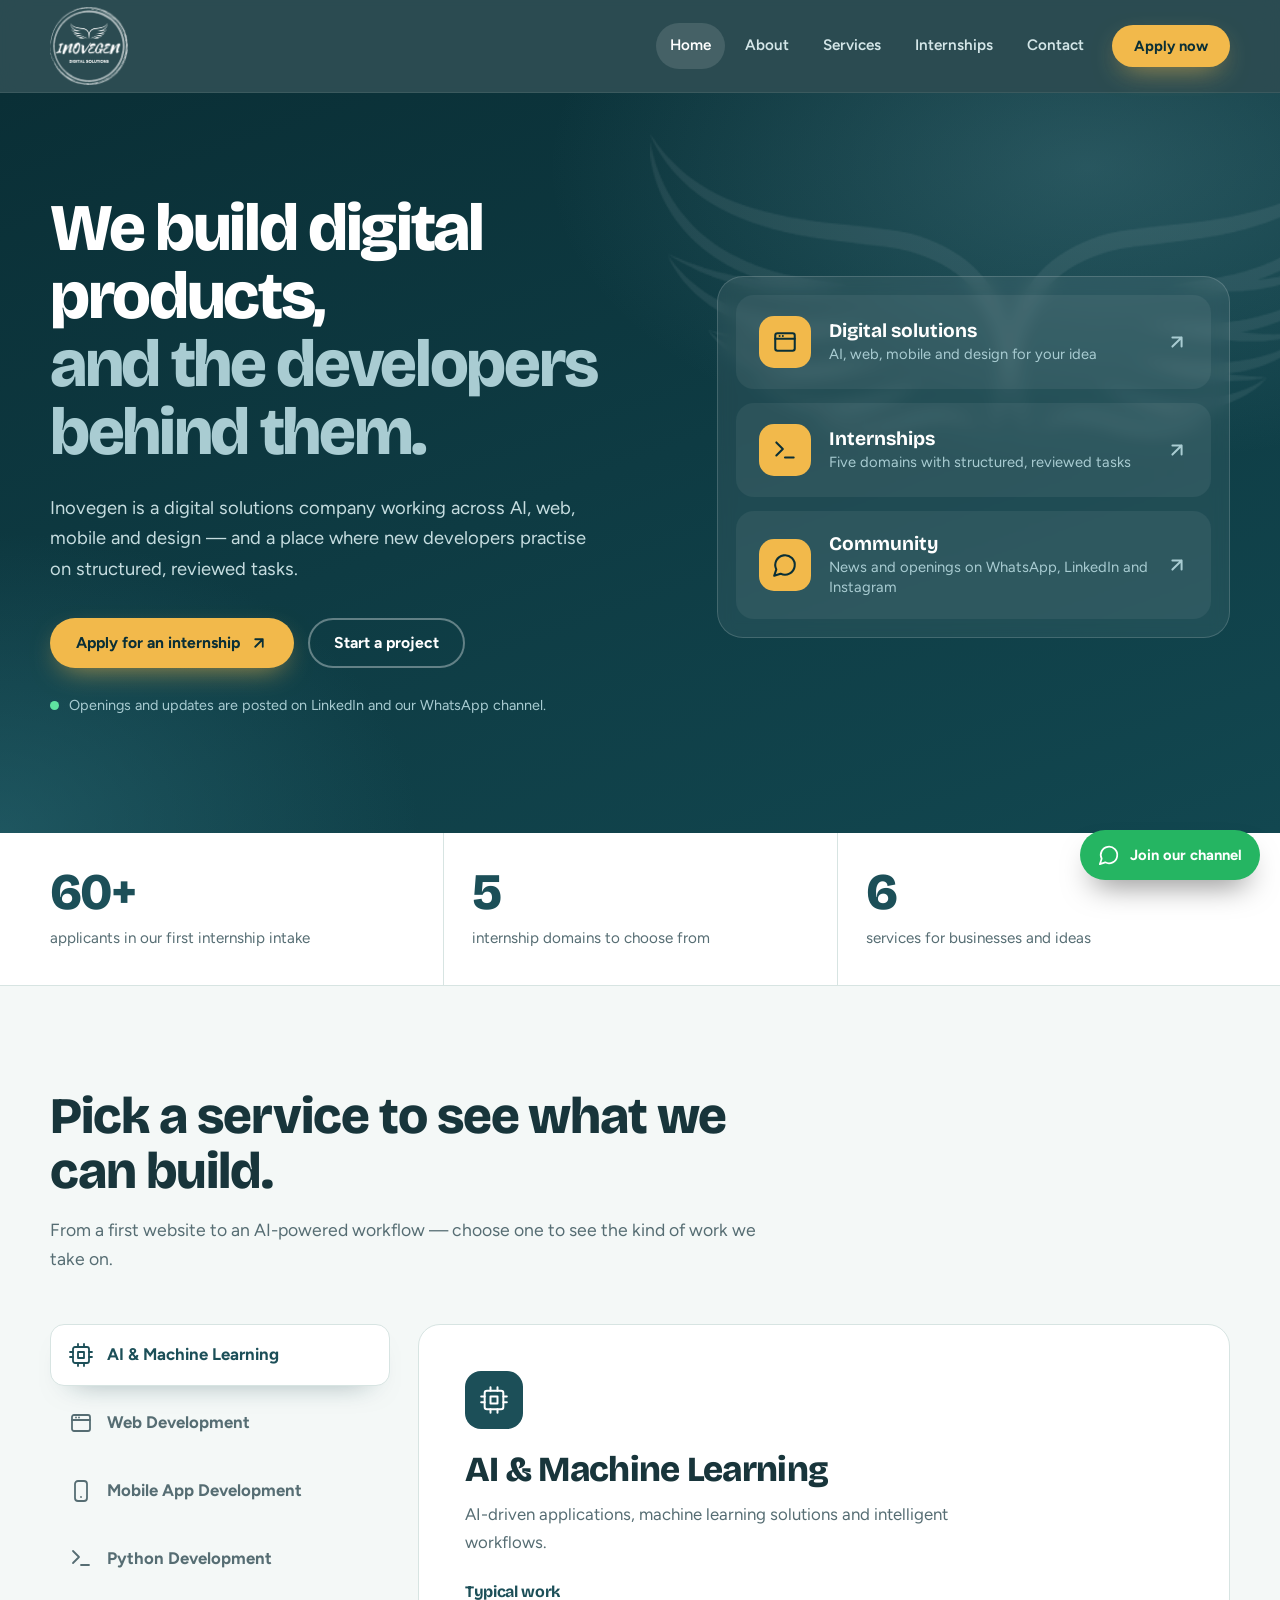
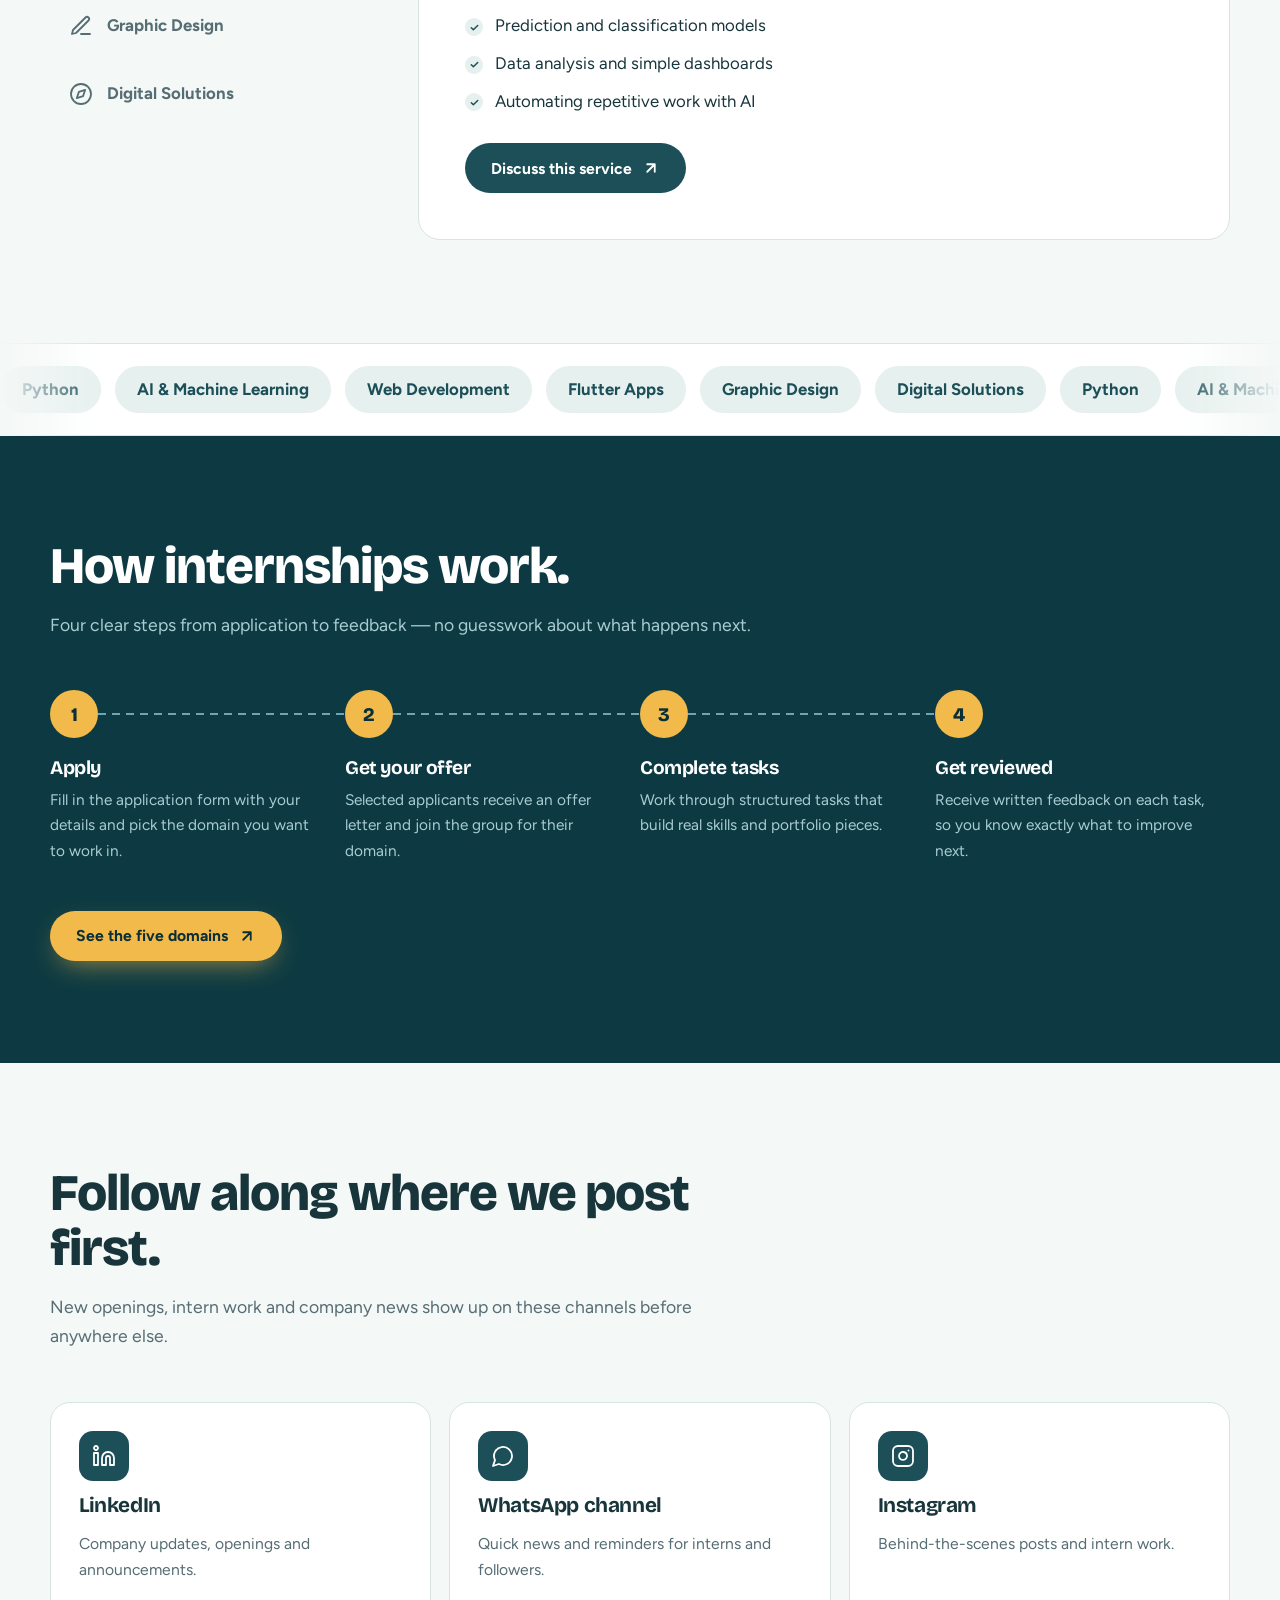
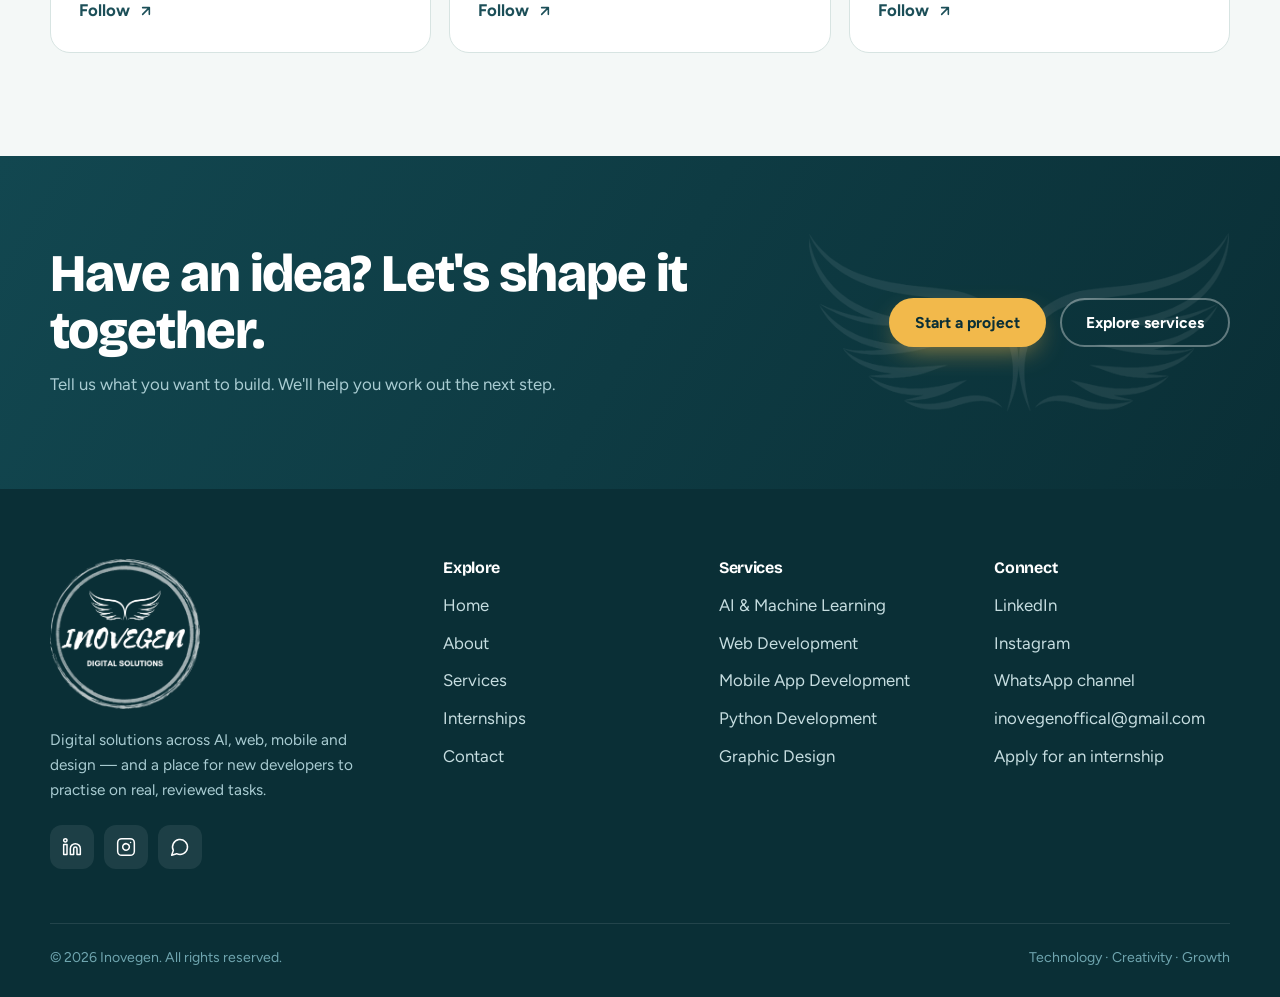
<file: index.html>
<!DOCTYPE html>
<html lang="en">
<head>
<meta charset="utf-8">
<meta name="viewport" content="width=device-width, initial-scale=1">
<title>Inovegen — Digital solutions and internships</title>
<meta name="description" content="Inovegen builds digital products across AI, web, mobile and design, and gives new developers structured, reviewed tasks to grow their skills.">
<meta name="theme-color" content="#0a2f36">
<meta property="og:type" content="website">
<meta property="og:site_name" content="Inovegen">
<meta property="og:title" content="Inovegen — Digital solutions and internships">
<meta property="og:description" content="Inovegen builds digital products across AI, web, mobile and design, and gives new developers structured, reviewed tasks to grow their skills.">
<meta property="og:image" content="images/og-image.png">
<meta name="twitter:card" content="summary_large_image">
<link rel="icon" href="favicon.ico" sizes="any">
<link rel="icon" type="image/png" href="images/favicon-32.png">
<link rel="apple-touch-icon" href="images/apple-touch-icon.png">
<link rel="preconnect" href="https://fonts.googleapis.com">
<link rel="preconnect" href="https://fonts.gstatic.com" crossorigin>
<link href="https://fonts.googleapis.com/css2?family=Bricolage+Grotesque:opsz,wght@12..96,500;12..96,700;12..96,800&family=Figtree:wght@400;500;600;700&display=swap" rel="stylesheet">
<link rel="stylesheet" href="css/styles.css">
</head>
<body>
<a class="skip" href="#main">Skip to content</a>
<header class="site-header">
  <div class="wrap nav-row">
    <a class="brand" href="index.html" aria-label="Inovegen Digital Solutions - home">
      <img src="images/logo-light.png" alt="Inovegen Digital Solutions" width="76" height="76">
    </a>
    <button class="menu-btn" aria-expanded="false" aria-controls="nav" aria-label="Open menu"><span></span></button>
    <nav class="nav" id="nav" aria-label="Main">
      <a href="index.html" aria-current="page">Home</a><a href="about.html">About</a><a href="services.html">Services</a><a href="internships.html">Internships</a><a href="contact.html">Contact</a>
      <a class="btn btn-amber" href="apply.html">Apply now</a>
    </nav>
  </div>
</header>

<main id="main">
<section class="hero">
  <img class="hero-wings" src="images/wings-light.png" alt="">
  <div class="wrap hero-grid">
    <div>
      <h1 class="enter" style="--i:0">We build digital products, <em>and the developers behind them.</em></h1>
      <p class="hero-lead enter" style="--i:2">Inovegen is a digital solutions company working across AI, web, mobile and design — and a place where new developers practise on structured, reviewed tasks.</p>
      <div class="hero-actions enter" style="--i:3">
        <a class="btn btn-amber" href="apply.html">Apply for an internship <svg viewBox="0 0 24 24" aria-hidden="true"><path d="M7 17 17 7M7 7h10v10"/></svg></a>
        <a class="btn btn-ghost" href="contact.html">Start a project</a>
      </div>
      <p class="hero-note enter" style="--i:4"><span class="live-dot"></span>Openings and updates are posted on LinkedIn and our WhatsApp channel.</p>
    </div>
    <div class="hero-panel enter" style="--i:3" aria-label="What Inovegen offers">
      <a class="hp-row" href="services.html"><span class="hp-ic"><svg viewBox="0 0 24 24" aria-hidden="true"><rect x="3" y="4" width="18" height="16" rx="2"/><path d="M3 9h18M7 6.5h.01M10 6.5h.01"/></svg></span><span><b>Digital solutions</b><small>AI, web, mobile and design for your idea</small></span><svg viewBox="0 0 24 24" aria-hidden="true"><path d="M7 17 17 7M7 7h10v10"/></svg></a>
      <a class="hp-row" href="internships.html"><span class="hp-ic"><svg viewBox="0 0 24 24" aria-hidden="true"><path d="M4 17l6-6-6-6M12 19h8"/></svg></span><span><b>Internships</b><small>Five domains with structured, reviewed tasks</small></span><svg viewBox="0 0 24 24" aria-hidden="true"><path d="M7 17 17 7M7 7h10v10"/></svg></a>
      <a class="hp-row" href="https://whatsapp.com/channel/0029Vb8QItcICVff9al3kv2H" target="_blank" rel="noopener"><span class="hp-ic"><svg viewBox="0 0 24 24" aria-hidden="true"><path d="M7.9 20A9 9 0 1 0 4 16.1L2 22Z"/></svg></span><span><b>Community</b><small>News and openings on WhatsApp, LinkedIn and Instagram</small></span><svg viewBox="0 0 24 24" aria-hidden="true"><path d="M7 17 17 7M7 7h10v10"/></svg></a>
    </div>
  </div>
</section>

<section class="stats" aria-label="Inovegen at a glance">
  <div class="wrap stats-row">
    <div class="stat"><b data-count="60" data-suffix="+">60+</b><span>applicants in our first internship intake</span></div>
    <div class="stat"><b data-count="5">5</b><span>internship domains to choose from</span></div>
    <div class="stat"><b data-count="6">6</b><span>services for businesses and ideas</span></div>
  </div>
</section>

<section class="section" id="services">
  <div class="wrap">
    <div class="section-head"><h2>Pick a service to see what we can build.</h2><p>From a first website to an AI-powered workflow — choose one to see the kind of work we take on.</p></div>
    <div class="tabs" data-tabs><div class="tablist" role="tablist" aria-orientation="vertical"><button class="tab" role="tab" id="svc-t-ai" data-key="ai" aria-controls="svc-p-ai" aria-selected="false"><svg viewBox="0 0 24 24" aria-hidden="true"><rect x="4" y="4" width="16" height="16" rx="2"/><rect x="9" y="9" width="6" height="6"/><path d="M9 1v3M15 1v3M9 20v3M15 20v3M20 9h3M20 14h3M1 9h3M1 14h3"/></svg>AI & Machine Learning</button><button class="tab" role="tab" id="svc-t-web" data-key="web" aria-controls="svc-p-web" aria-selected="false"><svg viewBox="0 0 24 24" aria-hidden="true"><rect x="3" y="4" width="18" height="16" rx="2"/><path d="M3 9h18M7 6.5h.01M10 6.5h.01"/></svg>Web Development</button><button class="tab" role="tab" id="svc-t-mobile" data-key="mobile" aria-controls="svc-p-mobile" aria-selected="false"><svg viewBox="0 0 24 24" aria-hidden="true"><rect x="6" y="2" width="12" height="20" rx="3"/><path d="M12 18h.01"/></svg>Mobile App Development</button><button class="tab" role="tab" id="svc-t-python" data-key="python" aria-controls="svc-p-python" aria-selected="false"><svg viewBox="0 0 24 24" aria-hidden="true"><path d="M4 17l6-6-6-6M12 19h8"/></svg>Python Development</button><button class="tab" role="tab" id="svc-t-design" data-key="design" aria-controls="svc-p-design" aria-selected="false"><svg viewBox="0 0 24 24" aria-hidden="true"><path d="M12 20h9"/><path d="M16.5 3.5a2.12 2.12 0 0 1 3 3L7 19l-4 1 1-4Z"/></svg>Graphic Design</button><button class="tab" role="tab" id="svc-t-digital" data-key="digital" aria-controls="svc-p-digital" aria-selected="false"><svg viewBox="0 0 24 24" aria-hidden="true"><circle cx="12" cy="12" r="10"/><path d="M16.2 7.8l-2.1 6.3-6.3 2.1 2.1-6.3z"/></svg>Digital Solutions</button></div><div><div class="panel" role="tabpanel" id="svc-p-ai" aria-labelledby="svc-t-ai" hidden><div class="panel-icon"><svg viewBox="0 0 24 24" aria-hidden="true"><rect x="4" y="4" width="16" height="16" rx="2"/><rect x="9" y="9" width="6" height="6"/><path d="M9 1v3M15 1v3M9 20v3M15 20v3M20 9h3M20 14h3M1 9h3M1 14h3"/></svg></div><h3>AI & Machine Learning</h3><p>AI-driven applications, machine learning solutions and intelligent workflows.</p><h4>Typical work</h4><ul class="ticks"><li>Prediction and classification models</li><li>Data analysis and simple dashboards</li><li>Automating repetitive work with AI</li></ul><a class="btn btn-teal" href="contact.html">Discuss this service <svg viewBox="0 0 24 24" aria-hidden="true"><path d="M7 17 17 7M7 7h10v10"/></svg></a></div><div class="panel" role="tabpanel" id="svc-p-web" aria-labelledby="svc-t-web" hidden><div class="panel-icon"><svg viewBox="0 0 24 24" aria-hidden="true"><rect x="3" y="4" width="18" height="16" rx="2"/><path d="M3 9h18M7 6.5h.01M10 6.5h.01"/></svg></div><h3>Web Development</h3><p>Responsive websites and web applications that look right on any screen.</p><h4>Typical work</h4><ul class="ticks"><li>Business and portfolio websites</li><li>Landing pages for campaigns</li><li>Web apps and admin dashboards</li></ul><a class="btn btn-teal" href="contact.html">Discuss this service <svg viewBox="0 0 24 24" aria-hidden="true"><path d="M7 17 17 7M7 7h10v10"/></svg></a></div><div class="panel" role="tabpanel" id="svc-p-mobile" aria-labelledby="svc-t-mobile" hidden><div class="panel-icon"><svg viewBox="0 0 24 24" aria-hidden="true"><rect x="6" y="2" width="12" height="20" rx="3"/><path d="M12 18h.01"/></svg></div><h3>Mobile App Development</h3><p>Mobile experiences built around usability and functionality.</p><h4>Typical work</h4><ul class="ticks"><li>Cross-platform apps with Flutter</li><li>Clean, easy-to-use screens</li><li>Apps for Android and iOS from one codebase</li></ul><a class="btn btn-teal" href="contact.html">Discuss this service <svg viewBox="0 0 24 24" aria-hidden="true"><path d="M7 17 17 7M7 7h10v10"/></svg></a></div><div class="panel" role="tabpanel" id="svc-p-python" aria-labelledby="svc-t-python" hidden><div class="panel-icon"><svg viewBox="0 0 24 24" aria-hidden="true"><path d="M4 17l6-6-6-6M12 19h8"/></svg></div><h3>Python Development</h3><p>Python applications, scripts and automation solutions.</p><h4>Typical work</h4><ul class="ticks"><li>Scripts that save hours of manual work</li><li>Data processing and reporting tools</li><li>Back-end logic and small APIs</li></ul><a class="btn btn-teal" href="contact.html">Discuss this service <svg viewBox="0 0 24 24" aria-hidden="true"><path d="M7 17 17 7M7 7h10v10"/></svg></a></div><div class="panel" role="tabpanel" id="svc-p-design" aria-labelledby="svc-t-design" hidden><div class="panel-icon"><svg viewBox="0 0 24 24" aria-hidden="true"><path d="M12 20h9"/><path d="M16.5 3.5a2.12 2.12 0 0 1 3 3L7 19l-4 1 1-4Z"/></svg></div><h3>Graphic Design</h3><p>Visual content for branding, social media and digital platforms.</p><h4>Typical work</h4><ul class="ticks"><li>Logos and brand basics</li><li>Social media posts and banners</li><li>Presentation and campaign visuals</li></ul><a class="btn btn-teal" href="contact.html">Discuss this service <svg viewBox="0 0 24 24" aria-hidden="true"><path d="M7 17 17 7M7 7h10v10"/></svg></a></div><div class="panel" role="tabpanel" id="svc-p-digital" aria-labelledby="svc-t-digital" hidden><div class="panel-icon"><svg viewBox="0 0 24 24" aria-hidden="true"><circle cx="12" cy="12" r="10"/><path d="M16.2 7.8l-2.1 6.3-6.3 2.1 2.1-6.3z"/></svg></div><h3>Digital Solutions</h3><p>Collaborative support to explore and shape digital ideas.</p><h4>Typical work</h4><ul class="ticks"><li>Turning a rough idea into a clear plan</li><li>Choosing the right tools for the job</li><li>A first version you can test with real people</li></ul><a class="btn btn-teal" href="contact.html">Discuss this service <svg viewBox="0 0 24 24" aria-hidden="true"><path d="M7 17 17 7M7 7h10v10"/></svg></a></div></div></div>
  </div>
</section>

<div class="marquee" aria-hidden="true"><div class="marquee-track">
  <span>Python</span><span>AI & Machine Learning</span><span>Web Development</span><span>Flutter Apps</span><span>Graphic Design</span><span>Digital Solutions</span><span>Python</span><span>AI & Machine Learning</span><span>Web Development</span><span>Flutter Apps</span><span>Graphic Design</span><span>Digital Solutions</span>
</div></div>

<section class="section section-dark">
  <div class="wrap">
    <div class="section-head"><h2>How internships work.</h2><p>Four clear steps from application to feedback — no guesswork about what happens next.</p></div>
    <ol class="steps" style="list-style:none;margin:0;padding:0"><li class='step'><h3>Apply</h3><p>Fill in the application form with your details and pick the domain you want to work in.</p></li><li class='step'><h3>Get your offer</h3><p>Selected applicants receive an offer letter and join the group for their domain.</p></li><li class='step'><h3>Complete tasks</h3><p>Work through structured tasks that build real skills and portfolio pieces.</p></li><li class='step'><h3>Get reviewed</h3><p>Receive written feedback on each task, so you know exactly what to improve next.</p></li></ol>
    <p style="margin-top:48px"><a class="btn btn-amber" href="internships.html">See the five domains <svg viewBox="0 0 24 24" aria-hidden="true"><path d="M7 17 17 7M7 7h10v10"/></svg></a></p>
  </div>
</section>

<section class="section">
  <div class="wrap">
    <div class="section-head"><h2>Follow along where we post first.</h2><p>New openings, intern work and company news show up on these channels before anywhere else.</p></div>
    <div class="channels"><a class="channel" href="https://www.linkedin.com/company/inovegen/" target="_blank" rel="noopener"><div class="ic"><svg viewBox="0 0 24 24" aria-hidden="true"><path d="M16 8a6 6 0 0 1 6 6v7h-4v-7a2 2 0 0 0-2-2 2 2 0 0 0-2 2v7h-4v-7a6 6 0 0 1 6-6z"/><rect x="2" y="9" width="4" height="12"/><circle cx="4" cy="4" r="2"/></svg></div><h3>LinkedIn</h3><p>Company updates, openings and announcements.</p><span class="go">Follow <svg viewBox="0 0 24 24" aria-hidden="true"><path d="M7 17 17 7M7 7h10v10"/></svg></span></a><a class="channel" href="https://whatsapp.com/channel/0029Vb8QItcICVff9al3kv2H" target="_blank" rel="noopener"><div class="ic"><svg viewBox="0 0 24 24" aria-hidden="true"><path d="M7.9 20A9 9 0 1 0 4 16.1L2 22Z"/></svg></div><h3>WhatsApp channel</h3><p>Quick news and reminders for interns and followers.</p><span class="go">Follow <svg viewBox="0 0 24 24" aria-hidden="true"><path d="M7 17 17 7M7 7h10v10"/></svg></span></a><a class="channel" href="https://www.instagram.com/inovegen" target="_blank" rel="noopener"><div class="ic"><svg viewBox="0 0 24 24" aria-hidden="true"><rect x="2" y="2" width="20" height="20" rx="5"/><path d="M16 11.37A4 4 0 1 1 12.63 8 4 4 0 0 1 16 11.37z"/><path d="M17.5 6.5h.01"/></svg></div><h3>Instagram</h3><p>Behind-the-scenes posts and intern work.</p><span class="go">Follow <svg viewBox="0 0 24 24" aria-hidden="true"><path d="M7 17 17 7M7 7h10v10"/></svg></span></a></div>
  </div>
</section>

<section class="cta"><img src="images/wings-light.png" alt="">
  <div class="wrap cta-inner"><div><h2>Have an idea? Let's shape it together.</h2><p>Tell us what you want to build. We'll help you work out the next step.</p></div><div class="cta-actions"><a class="btn btn-amber" href="contact.html">Start a project</a><a class="btn btn-ghost" href="services.html">Explore services</a></div></div></section>

</main>
<footer class="footer">
  <div class="wrap">
    <div class="footer-grid">
      <div>
        <img class="flogo" src="images/logo-light.png" alt="Inovegen Digital Solutions" width="150" height="150">
        <p class="footer-about">Digital solutions across AI, web, mobile and design — and a place for new developers to practise on real, reviewed tasks.</p>
        <div class="socials">
          <a class="social" href="https://www.linkedin.com/company/inovegen/" target="_blank" rel="noopener" aria-label="Inovegen on LinkedIn"><svg viewBox="0 0 24 24" aria-hidden="true"><path d="M16 8a6 6 0 0 1 6 6v7h-4v-7a2 2 0 0 0-2-2 2 2 0 0 0-2 2v7h-4v-7a6 6 0 0 1 6-6z"/><rect x="2" y="9" width="4" height="12"/><circle cx="4" cy="4" r="2"/></svg></a>
          <a class="social" href="https://www.instagram.com/inovegen" target="_blank" rel="noopener" aria-label="Inovegen on Instagram"><svg viewBox="0 0 24 24" aria-hidden="true"><rect x="2" y="2" width="20" height="20" rx="5"/><path d="M16 11.37A4 4 0 1 1 12.63 8 4 4 0 0 1 16 11.37z"/><path d="M17.5 6.5h.01"/></svg></a>
          <a class="social" href="https://whatsapp.com/channel/0029Vb8QItcICVff9al3kv2H" target="_blank" rel="noopener" aria-label="Inovegen WhatsApp channel"><svg viewBox="0 0 24 24" aria-hidden="true"><path d="M7.9 20A9 9 0 1 0 4 16.1L2 22Z"/></svg></a>
        </div>
      </div>
      <div><h4>Explore</h4><ul>
        <li><a href="index.html">Home</a></li><li><a href="about.html">About</a></li>
        <li><a href="services.html">Services</a></li><li><a href="internships.html">Internships</a></li>
        <li><a href="contact.html">Contact</a></li></ul></div>
      <div><h4>Services</h4><ul><li><a href="services.html#ai">AI & Machine Learning</a></li><li><a href="services.html#web">Web Development</a></li><li><a href="services.html#mobile">Mobile App Development</a></li><li><a href="services.html#python">Python Development</a></li><li><a href="services.html#design">Graphic Design</a></li></ul></div>
      <div><h4>Connect</h4><ul>
        <li><a href="https://www.linkedin.com/company/inovegen/" target="_blank" rel="noopener">LinkedIn</a></li>
        <li><a href="https://www.instagram.com/inovegen" target="_blank" rel="noopener">Instagram</a></li>
        <li><a href="https://whatsapp.com/channel/0029Vb8QItcICVff9al3kv2H" target="_blank" rel="noopener">WhatsApp channel</a></li>
        <li><a href="mailto:inovegenoffical@gmail.com">inovegenoffical@gmail.com</a></li>
        <li><a href="apply.html">Apply for an internship</a></li></ul></div>
    </div>
    <div class="footer-bottom"><span>&copy; <span data-year>2026</span> Inovegen. All rights reserved.</span><span>Technology &middot; Creativity &middot; Growth</span></div>
  </div>
</footer>
<a class="float" href="https://whatsapp.com/channel/0029Vb8QItcICVff9al3kv2H" target="_blank" rel="noopener" aria-label="Join the Inovegen WhatsApp channel"><svg viewBox="0 0 24 24" aria-hidden="true"><path d="M7.9 20A9 9 0 1 0 4 16.1L2 22Z"/></svg><span>Join our channel</span></a>
<div class="toast" role="status" aria-live="polite"></div>
<script src="js/main.js"></script>
</body>
</html>
</file>
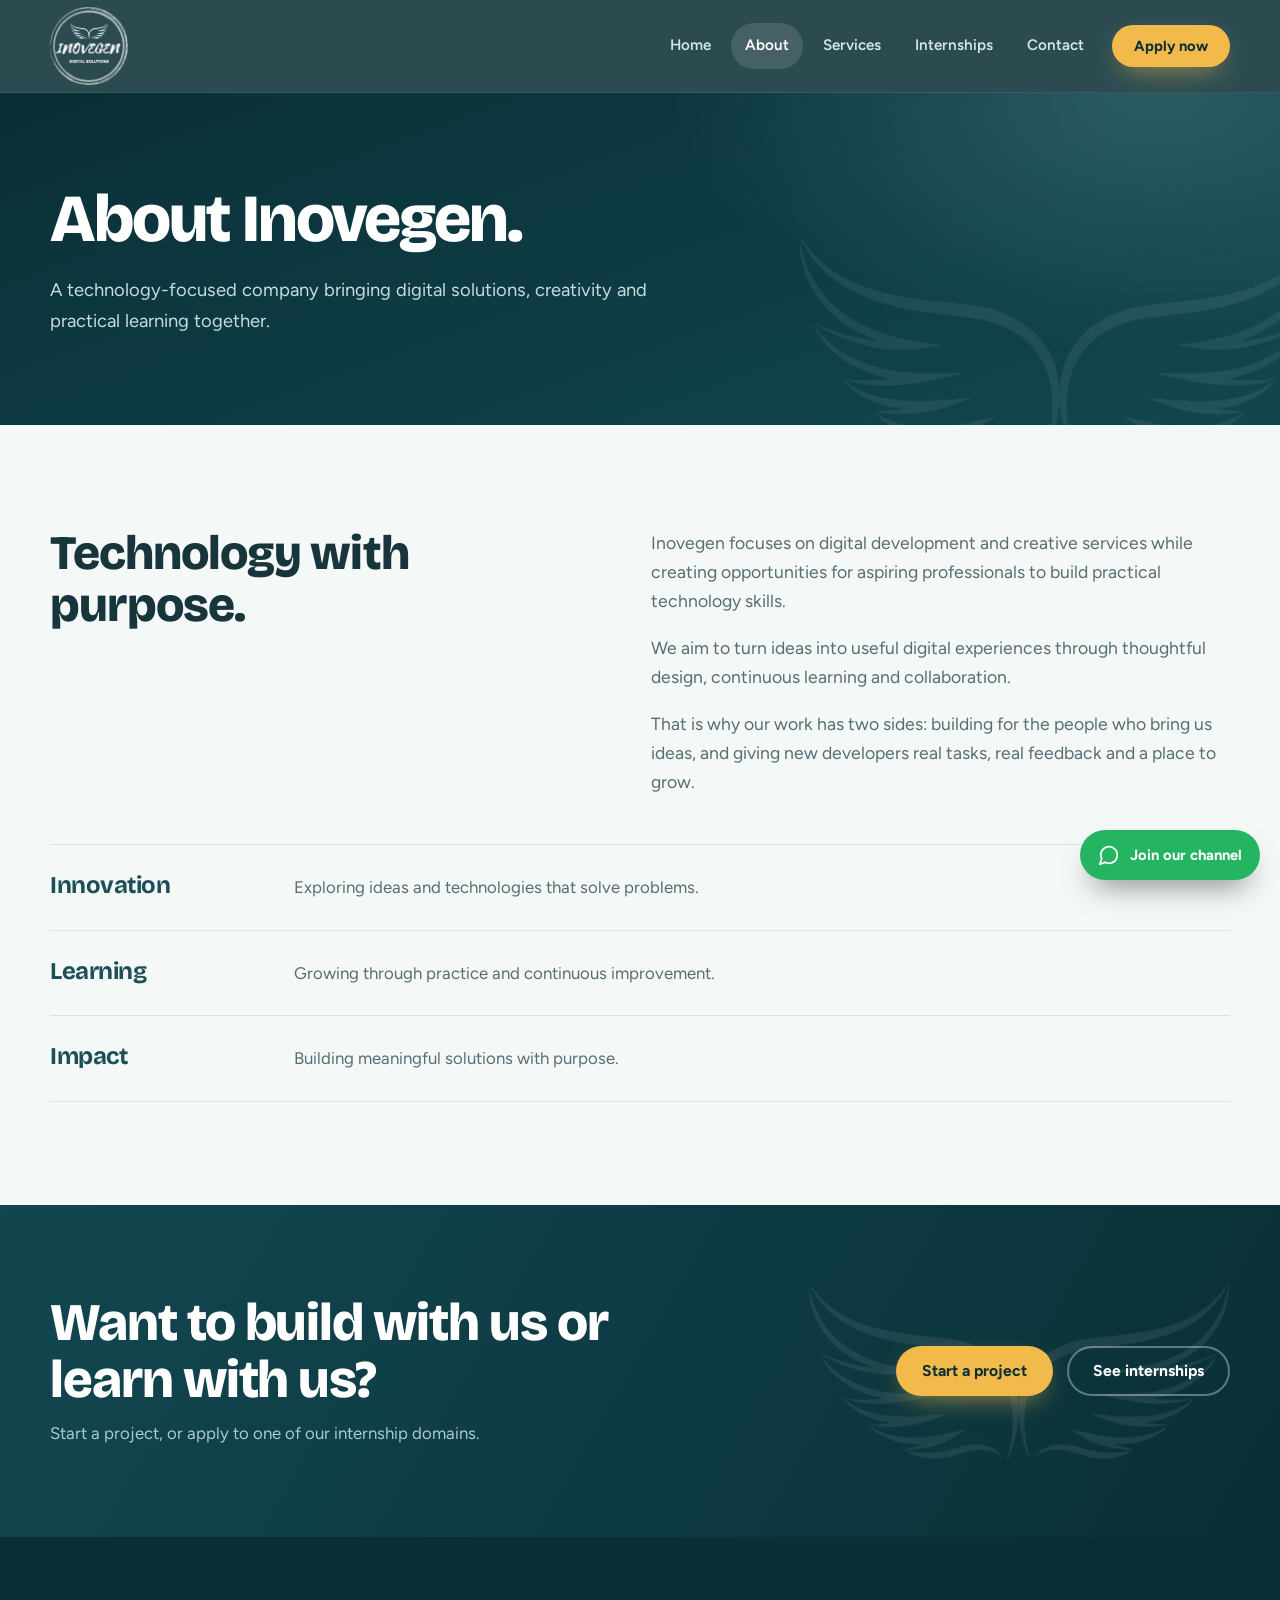
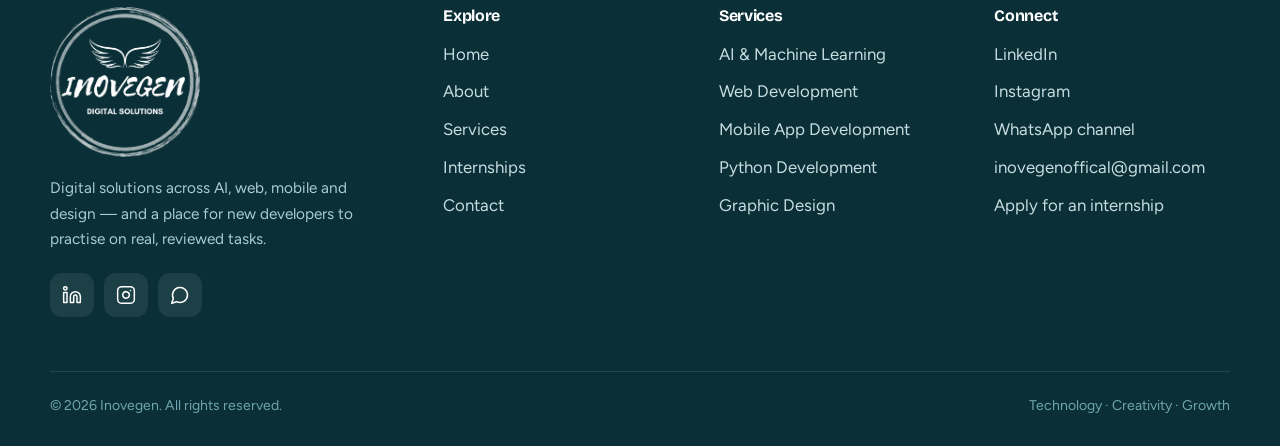
<file: about.html>
<!DOCTYPE html>
<html lang="en">
<head>
<meta charset="utf-8">
<meta name="viewport" content="width=device-width, initial-scale=1">
<title>About — Inovegen</title>
<meta name="description" content="Inovegen is a technology-focused company bringing digital solutions, creativity and practical learning together.">
<meta name="theme-color" content="#0a2f36">
<meta property="og:type" content="website">
<meta property="og:site_name" content="Inovegen">
<meta property="og:title" content="About — Inovegen">
<meta property="og:description" content="Inovegen is a technology-focused company bringing digital solutions, creativity and practical learning together.">
<meta property="og:image" content="images/og-image.png">
<meta name="twitter:card" content="summary_large_image">
<link rel="icon" href="favicon.ico" sizes="any">
<link rel="icon" type="image/png" href="images/favicon-32.png">
<link rel="apple-touch-icon" href="images/apple-touch-icon.png">
<link rel="preconnect" href="https://fonts.googleapis.com">
<link rel="preconnect" href="https://fonts.gstatic.com" crossorigin>
<link href="https://fonts.googleapis.com/css2?family=Bricolage+Grotesque:opsz,wght@12..96,500;12..96,700;12..96,800&family=Figtree:wght@400;500;600;700&display=swap" rel="stylesheet">
<link rel="stylesheet" href="css/styles.css">
</head>
<body>
<a class="skip" href="#main">Skip to content</a>
<header class="site-header">
  <div class="wrap nav-row">
    <a class="brand" href="index.html" aria-label="Inovegen Digital Solutions - home">
      <img src="images/logo-light.png" alt="Inovegen Digital Solutions" width="76" height="76">
    </a>
    <button class="menu-btn" aria-expanded="false" aria-controls="nav" aria-label="Open menu"><span></span></button>
    <nav class="nav" id="nav" aria-label="Main">
      <a href="index.html">Home</a><a href="about.html" aria-current="page">About</a><a href="services.html">Services</a><a href="internships.html">Internships</a><a href="contact.html">Contact</a>
      <a class="btn btn-amber" href="apply.html">Apply now</a>
    </nav>
  </div>
</header>

<main id="main">
<section class="page-hero">
  <img src="images/wings-light.png" alt="">
  <div class="wrap"><h1>About Inovegen.</h1><p>A technology-focused company bringing digital solutions, creativity and practical learning together.</p></div>
</section>

<section class="section">
  <div class="wrap split">
    <h2>Technology with purpose.</h2>
    <div class="prose">
      <p>Inovegen focuses on digital development and creative services while creating opportunities for aspiring professionals to build practical technology skills.</p>
      <p>We aim to turn ideas into useful digital experiences through thoughtful design, continuous learning and collaboration.</p>
      <p>That is why our work has two sides: building for the people who bring us ideas, and giving new developers real tasks, real feedback and a place to grow.</p>
    </div>
  </div>
  <div class="wrap values">
    <div class="value"><h3>Innovation</h3><p>Exploring ideas and technologies that solve problems.</p></div>
    <div class="value"><h3>Learning</h3><p>Growing through practice and continuous improvement.</p></div>
    <div class="value"><h3>Impact</h3><p>Building meaningful solutions with purpose.</p></div>
  </div>
</section>
<section class="cta"><img src="images/wings-light.png" alt="">
  <div class="wrap cta-inner"><div><h2>Want to build with us or learn with us?</h2><p>Start a project, or apply to one of our internship domains.</p></div><div class="cta-actions"><a class="btn btn-amber" href="contact.html">Start a project</a><a class="btn btn-ghost" href="internships.html">See internships</a></div></div></section>

</main>
<footer class="footer">
  <div class="wrap">
    <div class="footer-grid">
      <div>
        <img class="flogo" src="images/logo-light.png" alt="Inovegen Digital Solutions" width="150" height="150">
        <p class="footer-about">Digital solutions across AI, web, mobile and design — and a place for new developers to practise on real, reviewed tasks.</p>
        <div class="socials">
          <a class="social" href="https://www.linkedin.com/company/inovegen/" target="_blank" rel="noopener" aria-label="Inovegen on LinkedIn"><svg viewBox="0 0 24 24" aria-hidden="true"><path d="M16 8a6 6 0 0 1 6 6v7h-4v-7a2 2 0 0 0-2-2 2 2 0 0 0-2 2v7h-4v-7a6 6 0 0 1 6-6z"/><rect x="2" y="9" width="4" height="12"/><circle cx="4" cy="4" r="2"/></svg></a>
          <a class="social" href="https://www.instagram.com/inovegen" target="_blank" rel="noopener" aria-label="Inovegen on Instagram"><svg viewBox="0 0 24 24" aria-hidden="true"><rect x="2" y="2" width="20" height="20" rx="5"/><path d="M16 11.37A4 4 0 1 1 12.63 8 4 4 0 0 1 16 11.37z"/><path d="M17.5 6.5h.01"/></svg></a>
          <a class="social" href="https://whatsapp.com/channel/0029Vb8QItcICVff9al3kv2H" target="_blank" rel="noopener" aria-label="Inovegen WhatsApp channel"><svg viewBox="0 0 24 24" aria-hidden="true"><path d="M7.9 20A9 9 0 1 0 4 16.1L2 22Z"/></svg></a>
        </div>
      </div>
      <div><h4>Explore</h4><ul>
        <li><a href="index.html">Home</a></li><li><a href="about.html">About</a></li>
        <li><a href="services.html">Services</a></li><li><a href="internships.html">Internships</a></li>
        <li><a href="contact.html">Contact</a></li></ul></div>
      <div><h4>Services</h4><ul><li><a href="services.html#ai">AI & Machine Learning</a></li><li><a href="services.html#web">Web Development</a></li><li><a href="services.html#mobile">Mobile App Development</a></li><li><a href="services.html#python">Python Development</a></li><li><a href="services.html#design">Graphic Design</a></li></ul></div>
      <div><h4>Connect</h4><ul>
        <li><a href="https://www.linkedin.com/company/inovegen/" target="_blank" rel="noopener">LinkedIn</a></li>
        <li><a href="https://www.instagram.com/inovegen" target="_blank" rel="noopener">Instagram</a></li>
        <li><a href="https://whatsapp.com/channel/0029Vb8QItcICVff9al3kv2H" target="_blank" rel="noopener">WhatsApp channel</a></li>
        <li><a href="mailto:inovegenoffical@gmail.com">inovegenoffical@gmail.com</a></li>
        <li><a href="apply.html">Apply for an internship</a></li></ul></div>
    </div>
    <div class="footer-bottom"><span>&copy; <span data-year>2026</span> Inovegen. All rights reserved.</span><span>Technology &middot; Creativity &middot; Growth</span></div>
  </div>
</footer>
<a class="float" href="https://whatsapp.com/channel/0029Vb8QItcICVff9al3kv2H" target="_blank" rel="noopener" aria-label="Join the Inovegen WhatsApp channel"><svg viewBox="0 0 24 24" aria-hidden="true"><path d="M7.9 20A9 9 0 1 0 4 16.1L2 22Z"/></svg><span>Join our channel</span></a>
<div class="toast" role="status" aria-live="polite"></div>
<script src="js/main.js"></script>
</body>
</html>
</file>
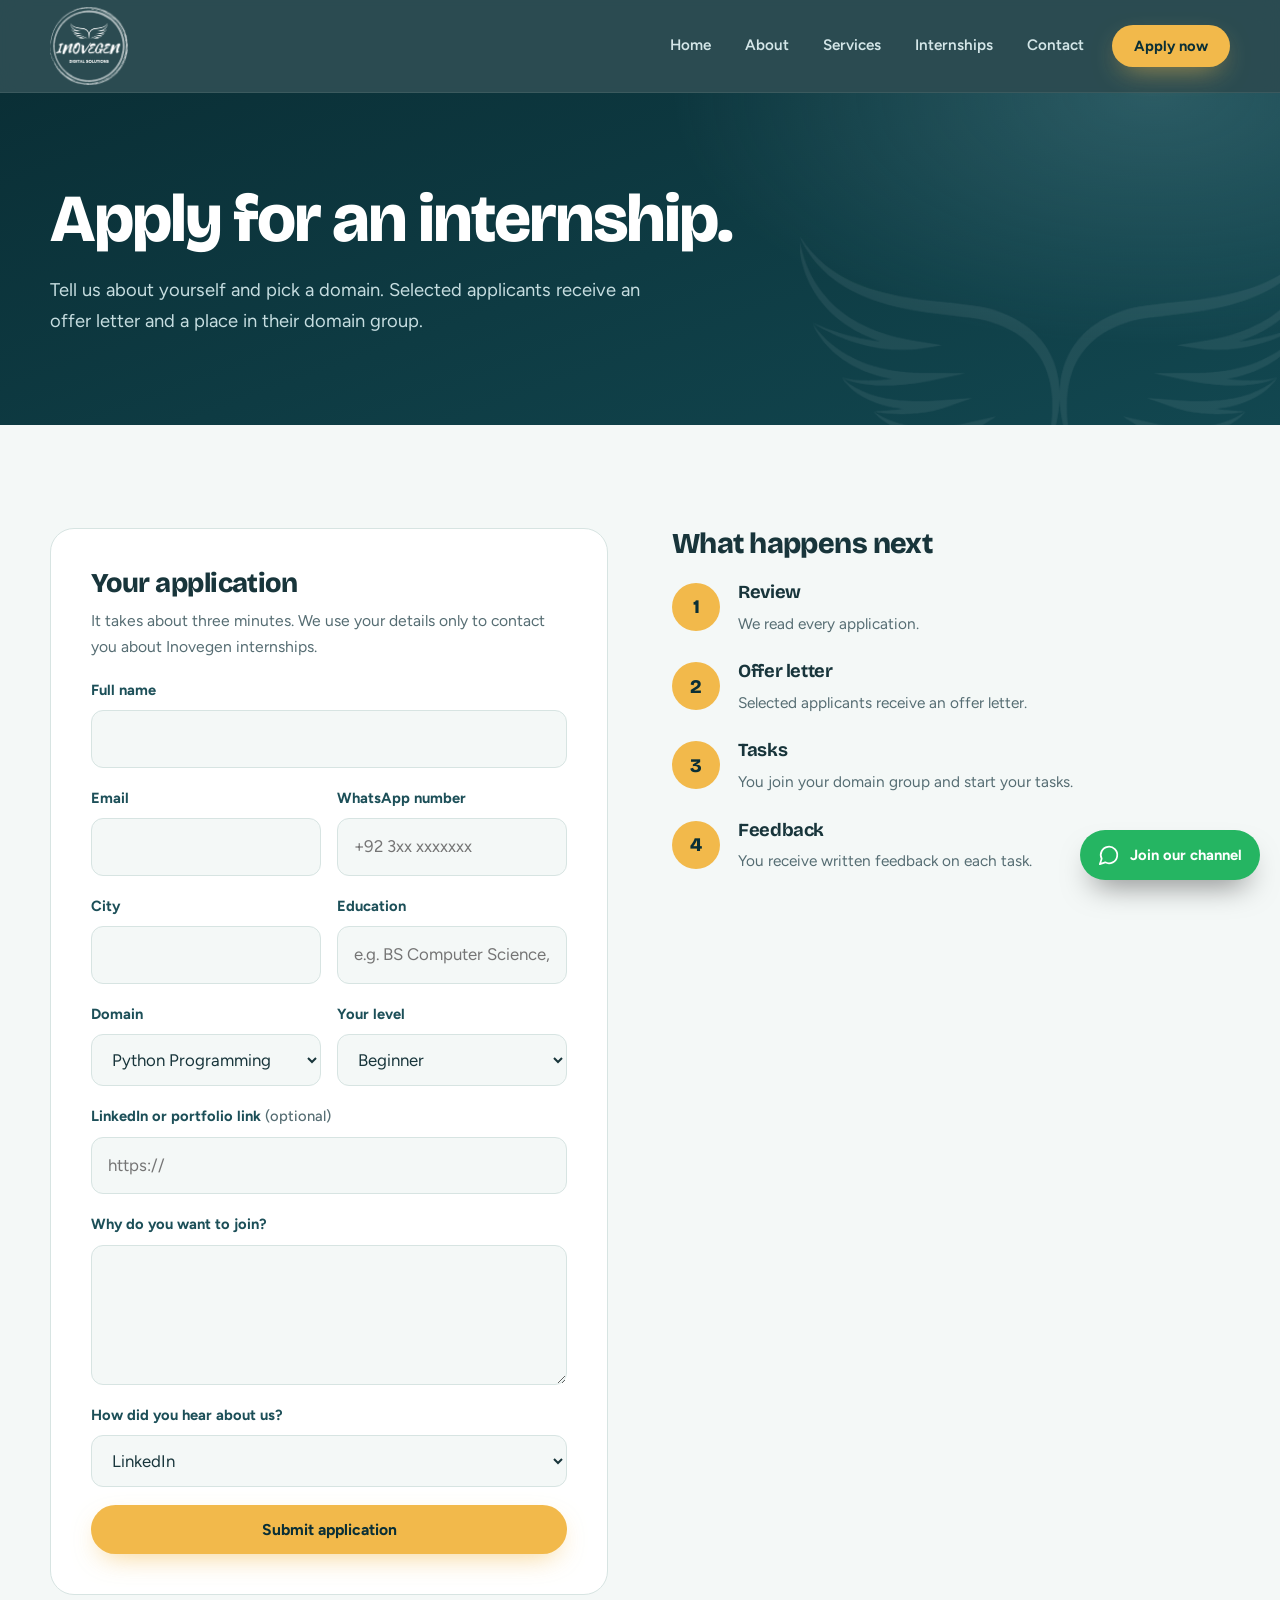
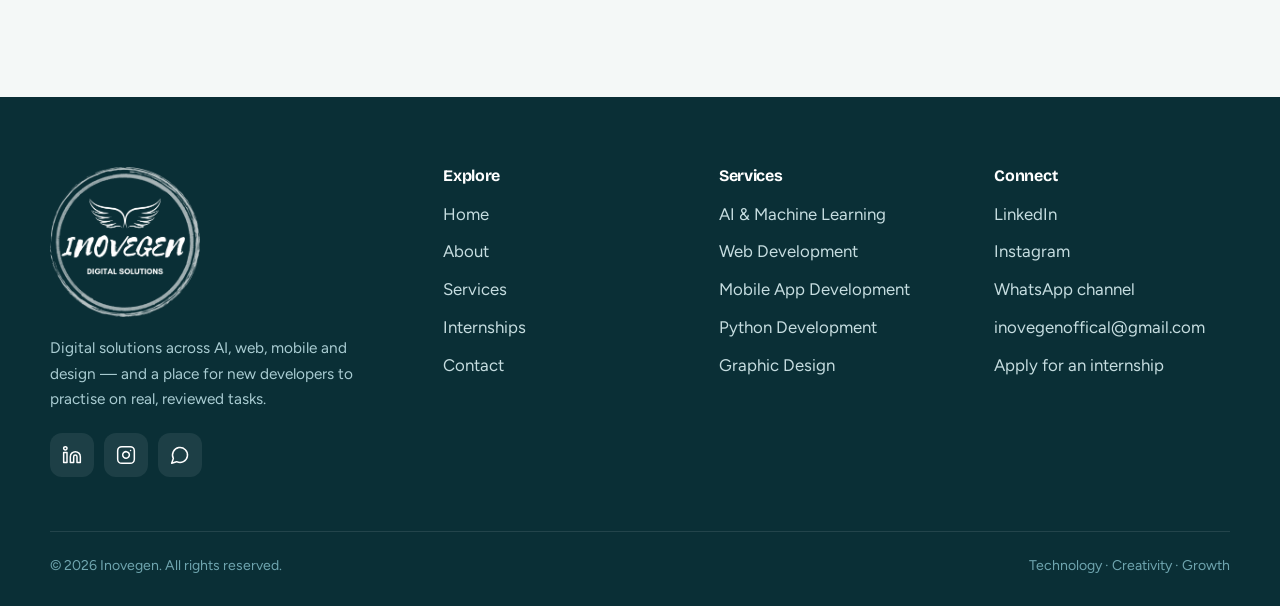
<file: apply.html>
<!DOCTYPE html>
<html lang="en">
<head>
<meta charset="utf-8">
<meta name="viewport" content="width=device-width, initial-scale=1">
<title>Apply for an internship — Inovegen</title>
<meta name="description" content="Apply for an Inovegen internship in Python, AI/ML, web development, Flutter or graphic design.">
<meta name="theme-color" content="#0a2f36">
<meta property="og:type" content="website">
<meta property="og:site_name" content="Inovegen">
<meta property="og:title" content="Apply for an internship — Inovegen">
<meta property="og:description" content="Apply for an Inovegen internship in Python, AI/ML, web development, Flutter or graphic design.">
<meta property="og:image" content="images/og-image.png">
<meta name="twitter:card" content="summary_large_image">
<link rel="icon" href="favicon.ico" sizes="any">
<link rel="icon" type="image/png" href="images/favicon-32.png">
<link rel="apple-touch-icon" href="images/apple-touch-icon.png">
<link rel="preconnect" href="https://fonts.googleapis.com">
<link rel="preconnect" href="https://fonts.gstatic.com" crossorigin>
<link href="https://fonts.googleapis.com/css2?family=Bricolage+Grotesque:opsz,wght@12..96,500;12..96,700;12..96,800&family=Figtree:wght@400;500;600;700&display=swap" rel="stylesheet">
<link rel="stylesheet" href="css/styles.css">
</head>
<body>
<a class="skip" href="#main">Skip to content</a>
<header class="site-header">
  <div class="wrap nav-row">
    <a class="brand" href="index.html" aria-label="Inovegen Digital Solutions - home">
      <img src="images/logo-light.png" alt="Inovegen Digital Solutions" width="76" height="76">
    </a>
    <button class="menu-btn" aria-expanded="false" aria-controls="nav" aria-label="Open menu"><span></span></button>
    <nav class="nav" id="nav" aria-label="Main">
      <a href="index.html">Home</a><a href="about.html">About</a><a href="services.html">Services</a><a href="internships.html">Internships</a><a href="contact.html">Contact</a>
      <a class="btn btn-amber" href="apply.html">Apply now</a>
    </nav>
  </div>
</header>

<main id="main">
<section class="page-hero">
  <img src="images/wings-light.png" alt="">
  <div class="wrap"><h1>Apply for an internship.</h1><p>Tell us about yourself and pick a domain. Selected applicants receive an offer letter and a place in their domain group.</p></div>
</section>

<section class="section">
  <div class="wrap contact-grid">
    <div><form class="form" data-sheet data-type="internship" novalidate>
      <h2>Your application</h2>
      <p>It takes about three minutes. We use your details only to contact you about Inovegen internships.</p>
      <div class="field"><label for="a-name">Full name</label><input id="a-name" name="name" autocomplete="name" required></div>
      <div class="two">
        <div class="field"><label for="a-email">Email</label><input id="a-email" name="email" type="email" autocomplete="email" required></div>
        <div class="field"><label for="a-wa">WhatsApp number</label><input id="a-wa" name="whatsapp" type="tel" autocomplete="tel" placeholder="+92 3xx xxxxxxx" required></div>
      </div>
      <div class="two">
        <div class="field"><label for="a-city">City</label><input id="a-city" name="city" autocomplete="address-level2" required></div>
        <div class="field"><label for="a-edu">Education</label><input id="a-edu" name="education" placeholder="e.g. BS Computer Science, 6th semester" required></div>
      </div>
      <div class="two">
        <div class="field"><label for="a-domain">Domain</label><select id="a-domain" name="domain" required><option value="Python Programming" data-key="python">Python Programming</option><option value="AI / Machine Learning" data-key="ai">AI / Machine Learning</option><option value="Web Development" data-key="web">Web Development</option><option value="Flutter App Development" data-key="flutter">Flutter App Development</option><option value="Graphic Designing" data-key="design">Graphic Designing</option></select></div>
        <div class="field"><label for="a-level">Your level</label><select id="a-level" name="level"><option>Beginner</option><option>Some experience</option><option>Confident</option></select></div>
      </div>
      <div class="field"><label for="a-profile">LinkedIn or portfolio link <span class="opt">(optional)</span></label><input id="a-profile" name="profile" type="url" placeholder="https://"></div>
      <div class="field"><label for="a-why">Why do you want to join?</label><textarea id="a-why" name="motivation" required></textarea></div>
      <div class="field"><label for="a-heard">How did you hear about us?</label><select id="a-heard" name="heard"><option>LinkedIn</option><option>Instagram</option><option>WhatsApp</option><option>A friend or group</option><option>Other</option></select></div>
      <div class="hp" aria-hidden="true"><label>Leave empty<input name="website" tabindex="-1" autocomplete="off"></label></div>
      <button type="submit" class="btn btn-amber">Submit application</button>
      <p class="form-error" role="alert" hidden></p>
    </form>
    <div class="form form-done" hidden><h2>Application received</h2><p>Thank you for applying. Watch your email and WhatsApp for your offer letter, and join our WhatsApp channel for updates.</p><a class="btn btn-teal" href="https://whatsapp.com/channel/0029Vb8QItcICVff9al3kv2H" target="_blank" rel="noopener">Join the WhatsApp channel</a></div></div>
    <aside>
      <div class="section-head" style="margin-bottom:24px"><h2 style="font-size:1.8rem">What happens next</h2></div>
      <ol class="steps" style="list-style:none;margin:0;padding:0"><li class='step'><h3>Review</h3><p>We read every application.</p></li><li class='step'><h3>Offer letter</h3><p>Selected applicants receive an offer letter.</p></li><li class='step'><h3>Tasks</h3><p>You join your domain group and start your tasks.</p></li><li class='step'><h3>Feedback</h3><p>You receive written feedback on each task.</p></li></ol>
    </aside>
  </div>
</section>
</main>
<footer class="footer">
  <div class="wrap">
    <div class="footer-grid">
      <div>
        <img class="flogo" src="images/logo-light.png" alt="Inovegen Digital Solutions" width="150" height="150">
        <p class="footer-about">Digital solutions across AI, web, mobile and design — and a place for new developers to practise on real, reviewed tasks.</p>
        <div class="socials">
          <a class="social" href="https://www.linkedin.com/company/inovegen/" target="_blank" rel="noopener" aria-label="Inovegen on LinkedIn"><svg viewBox="0 0 24 24" aria-hidden="true"><path d="M16 8a6 6 0 0 1 6 6v7h-4v-7a2 2 0 0 0-2-2 2 2 0 0 0-2 2v7h-4v-7a6 6 0 0 1 6-6z"/><rect x="2" y="9" width="4" height="12"/><circle cx="4" cy="4" r="2"/></svg></a>
          <a class="social" href="https://www.instagram.com/inovegen" target="_blank" rel="noopener" aria-label="Inovegen on Instagram"><svg viewBox="0 0 24 24" aria-hidden="true"><rect x="2" y="2" width="20" height="20" rx="5"/><path d="M16 11.37A4 4 0 1 1 12.63 8 4 4 0 0 1 16 11.37z"/><path d="M17.5 6.5h.01"/></svg></a>
          <a class="social" href="https://whatsapp.com/channel/0029Vb8QItcICVff9al3kv2H" target="_blank" rel="noopener" aria-label="Inovegen WhatsApp channel"><svg viewBox="0 0 24 24" aria-hidden="true"><path d="M7.9 20A9 9 0 1 0 4 16.1L2 22Z"/></svg></a>
        </div>
      </div>
      <div><h4>Explore</h4><ul>
        <li><a href="index.html">Home</a></li><li><a href="about.html">About</a></li>
        <li><a href="services.html">Services</a></li><li><a href="internships.html">Internships</a></li>
        <li><a href="contact.html">Contact</a></li></ul></div>
      <div><h4>Services</h4><ul><li><a href="services.html#ai">AI & Machine Learning</a></li><li><a href="services.html#web">Web Development</a></li><li><a href="services.html#mobile">Mobile App Development</a></li><li><a href="services.html#python">Python Development</a></li><li><a href="services.html#design">Graphic Design</a></li></ul></div>
      <div><h4>Connect</h4><ul>
        <li><a href="https://www.linkedin.com/company/inovegen/" target="_blank" rel="noopener">LinkedIn</a></li>
        <li><a href="https://www.instagram.com/inovegen" target="_blank" rel="noopener">Instagram</a></li>
        <li><a href="https://whatsapp.com/channel/0029Vb8QItcICVff9al3kv2H" target="_blank" rel="noopener">WhatsApp channel</a></li>
        <li><a href="mailto:inovegenoffical@gmail.com">inovegenoffical@gmail.com</a></li>
        <li><a href="apply.html">Apply for an internship</a></li></ul></div>
    </div>
    <div class="footer-bottom"><span>&copy; <span data-year>2026</span> Inovegen. All rights reserved.</span><span>Technology &middot; Creativity &middot; Growth</span></div>
  </div>
</footer>
<a class="float" href="https://whatsapp.com/channel/0029Vb8QItcICVff9al3kv2H" target="_blank" rel="noopener" aria-label="Join the Inovegen WhatsApp channel"><svg viewBox="0 0 24 24" aria-hidden="true"><path d="M7.9 20A9 9 0 1 0 4 16.1L2 22Z"/></svg><span>Join our channel</span></a>
<div class="toast" role="status" aria-live="polite"></div>
<script src="js/main.js"></script>
</body>
</html>
</file>
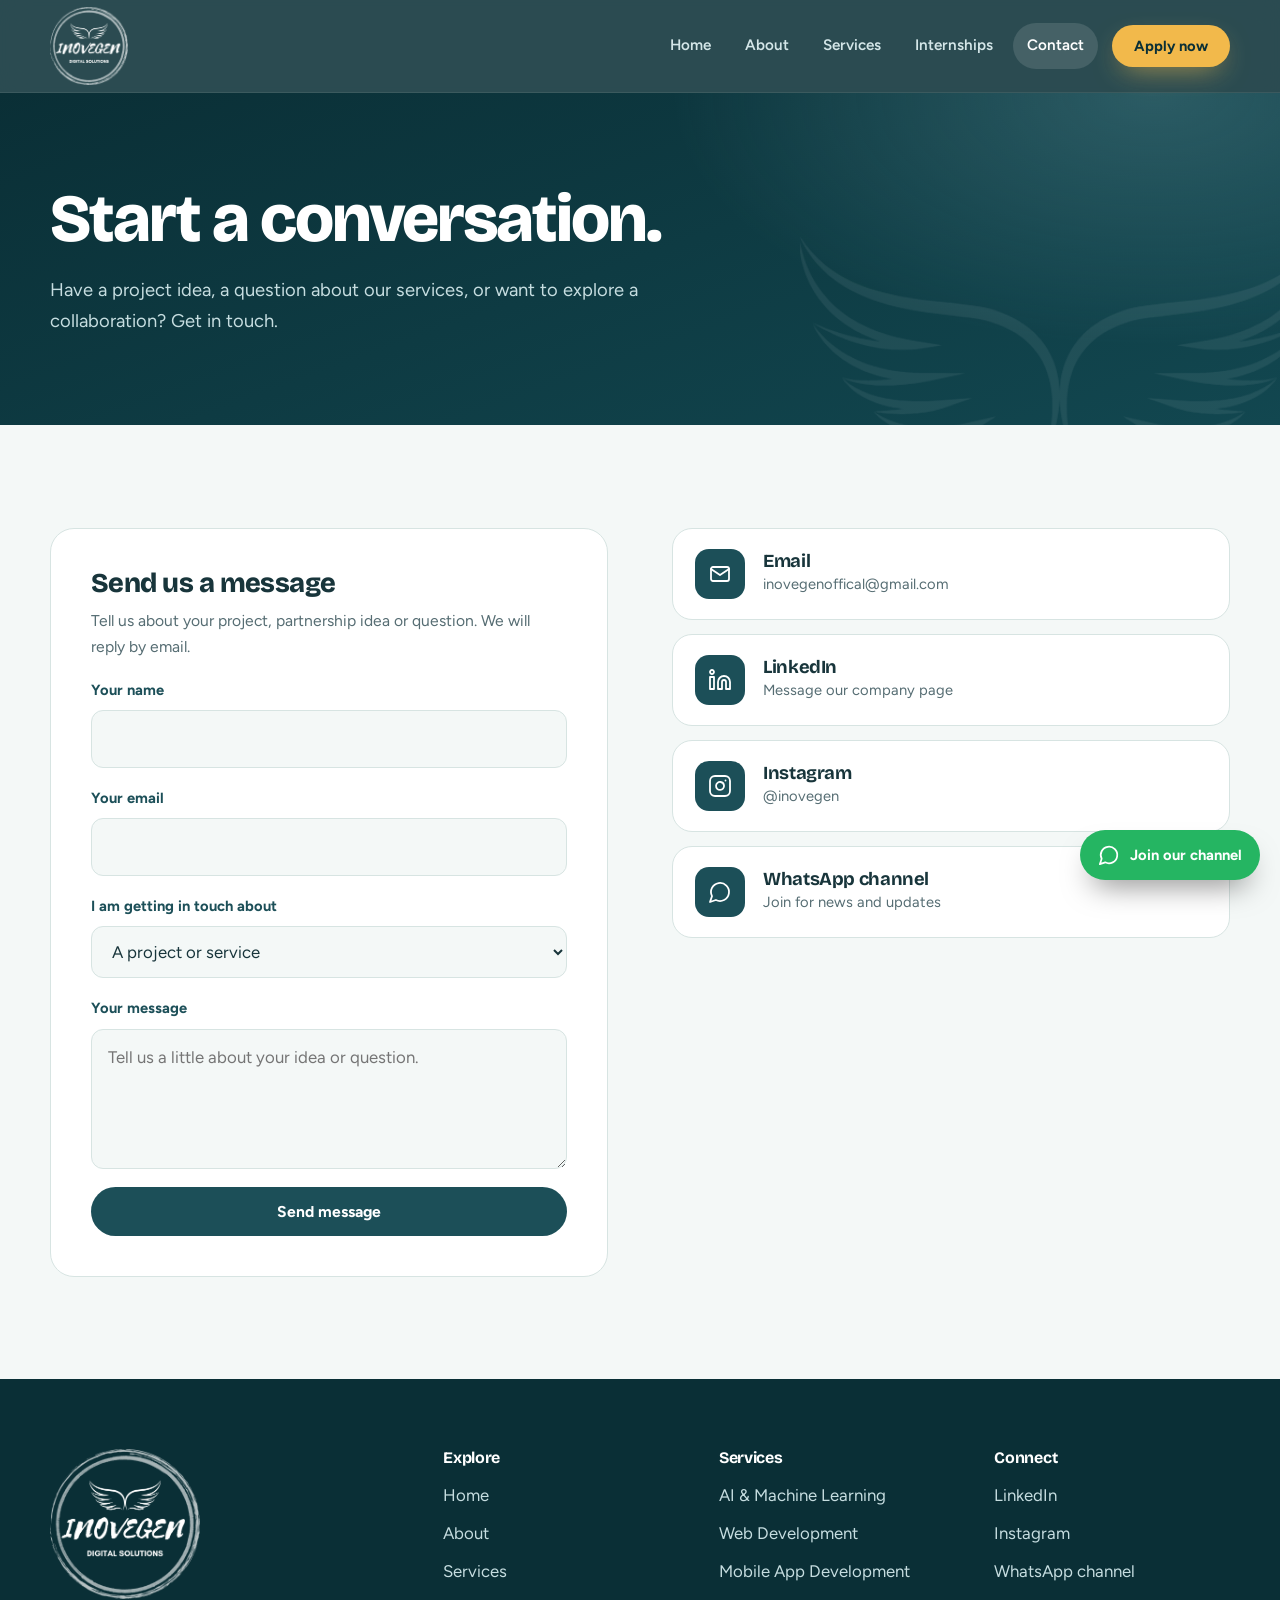
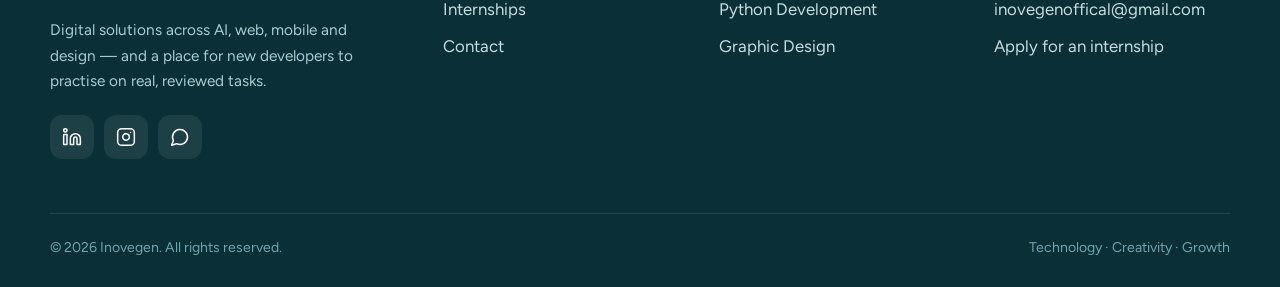
<file: contact.html>
<!DOCTYPE html>
<html lang="en">
<head>
<meta charset="utf-8">
<meta name="viewport" content="width=device-width, initial-scale=1">
<title>Contact — Inovegen</title>
<meta name="description" content="Get in touch with Inovegen about a project, a partnership or an internship.">
<meta name="theme-color" content="#0a2f36">
<meta property="og:type" content="website">
<meta property="og:site_name" content="Inovegen">
<meta property="og:title" content="Contact — Inovegen">
<meta property="og:description" content="Get in touch with Inovegen about a project, a partnership or an internship.">
<meta property="og:image" content="images/og-image.png">
<meta name="twitter:card" content="summary_large_image">
<link rel="icon" href="favicon.ico" sizes="any">
<link rel="icon" type="image/png" href="images/favicon-32.png">
<link rel="apple-touch-icon" href="images/apple-touch-icon.png">
<link rel="preconnect" href="https://fonts.googleapis.com">
<link rel="preconnect" href="https://fonts.gstatic.com" crossorigin>
<link href="https://fonts.googleapis.com/css2?family=Bricolage+Grotesque:opsz,wght@12..96,500;12..96,700;12..96,800&family=Figtree:wght@400;500;600;700&display=swap" rel="stylesheet">
<link rel="stylesheet" href="css/styles.css">
</head>
<body>
<a class="skip" href="#main">Skip to content</a>
<header class="site-header">
  <div class="wrap nav-row">
    <a class="brand" href="index.html" aria-label="Inovegen Digital Solutions - home">
      <img src="images/logo-light.png" alt="Inovegen Digital Solutions" width="76" height="76">
    </a>
    <button class="menu-btn" aria-expanded="false" aria-controls="nav" aria-label="Open menu"><span></span></button>
    <nav class="nav" id="nav" aria-label="Main">
      <a href="index.html">Home</a><a href="about.html">About</a><a href="services.html">Services</a><a href="internships.html">Internships</a><a href="contact.html" aria-current="page">Contact</a>
      <a class="btn btn-amber" href="apply.html">Apply now</a>
    </nav>
  </div>
</header>

<main id="main">
<section class="page-hero">
  <img src="images/wings-light.png" alt="">
  <div class="wrap"><h1>Start a conversation.</h1><p>Have a project idea, a question about our services, or want to explore a collaboration? Get in touch.</p></div>
</section>

<section class="section">
  <div class="wrap contact-grid">
    <div><form class="form" data-sheet data-type="contact" novalidate>
      <h2>Send us a message</h2>
      <p>Tell us about your project, partnership idea or question. We will reply by email.</p>
      <div class="field"><label for="name">Your name</label><input id="name" name="name" autocomplete="name" required></div>
      <div class="field"><label for="email">Your email</label><input id="email" name="email" type="email" autocomplete="email" required></div>
      <div class="field"><label for="topic">I am getting in touch about</label>
        <select id="topic" name="topic"><option>A project or service</option><option>A partnership</option><option>An internship question</option><option>Something else</option></select></div>
      <div class="field"><label for="message">Your message</label><textarea id="message" name="message" placeholder="Tell us a little about your idea or question." required></textarea></div>
      <div class="hp" aria-hidden="true"><label>Leave empty<input name="website" tabindex="-1" autocomplete="off"></label></div>
      <button type="submit" class="btn btn-teal">Send message</button>
      <p class="form-error" role="alert" hidden></p>
    </form>
    <div class="form form-done" hidden><h2>Message sent</h2><p>Thank you. We will reply to the email you gave us. While you wait, follow us on LinkedIn or join the WhatsApp channel.</p><a class="btn btn-line" href="index.html">Back to home</a></div></div>
    <div class="contact-list">
      <a class="channel" href="mailto:inovegenoffical@gmail.com"><div class="ic"><svg viewBox="0 0 24 24" aria-hidden="true"><rect x="3" y="5" width="18" height="14" rx="2"/><path d="m3 7 9 6 9-6"/></svg></div><div><h3>Email</h3><p>inovegenoffical@gmail.com</p></div></a>
      <a class="channel" href="https://www.linkedin.com/company/inovegen/" target="_blank" rel="noopener"><div class="ic"><svg viewBox="0 0 24 24" aria-hidden="true"><path d="M16 8a6 6 0 0 1 6 6v7h-4v-7a2 2 0 0 0-2-2 2 2 0 0 0-2 2v7h-4v-7a6 6 0 0 1 6-6z"/><rect x="2" y="9" width="4" height="12"/><circle cx="4" cy="4" r="2"/></svg></div><div><h3>LinkedIn</h3><p>Message our company page</p></div></a>
      <a class="channel" href="https://www.instagram.com/inovegen" target="_blank" rel="noopener"><div class="ic"><svg viewBox="0 0 24 24" aria-hidden="true"><rect x="2" y="2" width="20" height="20" rx="5"/><path d="M16 11.37A4 4 0 1 1 12.63 8 4 4 0 0 1 16 11.37z"/><path d="M17.5 6.5h.01"/></svg></div><div><h3>Instagram</h3><p>@inovegen</p></div></a>
      <a class="channel" href="https://whatsapp.com/channel/0029Vb8QItcICVff9al3kv2H" target="_blank" rel="noopener"><div class="ic"><svg viewBox="0 0 24 24" aria-hidden="true"><path d="M7.9 20A9 9 0 1 0 4 16.1L2 22Z"/></svg></div><div><h3>WhatsApp channel</h3><p>Join for news and updates</p></div></a>
    </div>
  </div>
</section>
</main>
<footer class="footer">
  <div class="wrap">
    <div class="footer-grid">
      <div>
        <img class="flogo" src="images/logo-light.png" alt="Inovegen Digital Solutions" width="150" height="150">
        <p class="footer-about">Digital solutions across AI, web, mobile and design — and a place for new developers to practise on real, reviewed tasks.</p>
        <div class="socials">
          <a class="social" href="https://www.linkedin.com/company/inovegen/" target="_blank" rel="noopener" aria-label="Inovegen on LinkedIn"><svg viewBox="0 0 24 24" aria-hidden="true"><path d="M16 8a6 6 0 0 1 6 6v7h-4v-7a2 2 0 0 0-2-2 2 2 0 0 0-2 2v7h-4v-7a6 6 0 0 1 6-6z"/><rect x="2" y="9" width="4" height="12"/><circle cx="4" cy="4" r="2"/></svg></a>
          <a class="social" href="https://www.instagram.com/inovegen" target="_blank" rel="noopener" aria-label="Inovegen on Instagram"><svg viewBox="0 0 24 24" aria-hidden="true"><rect x="2" y="2" width="20" height="20" rx="5"/><path d="M16 11.37A4 4 0 1 1 12.63 8 4 4 0 0 1 16 11.37z"/><path d="M17.5 6.5h.01"/></svg></a>
          <a class="social" href="https://whatsapp.com/channel/0029Vb8QItcICVff9al3kv2H" target="_blank" rel="noopener" aria-label="Inovegen WhatsApp channel"><svg viewBox="0 0 24 24" aria-hidden="true"><path d="M7.9 20A9 9 0 1 0 4 16.1L2 22Z"/></svg></a>
        </div>
      </div>
      <div><h4>Explore</h4><ul>
        <li><a href="index.html">Home</a></li><li><a href="about.html">About</a></li>
        <li><a href="services.html">Services</a></li><li><a href="internships.html">Internships</a></li>
        <li><a href="contact.html">Contact</a></li></ul></div>
      <div><h4>Services</h4><ul><li><a href="services.html#ai">AI & Machine Learning</a></li><li><a href="services.html#web">Web Development</a></li><li><a href="services.html#mobile">Mobile App Development</a></li><li><a href="services.html#python">Python Development</a></li><li><a href="services.html#design">Graphic Design</a></li></ul></div>
      <div><h4>Connect</h4><ul>
        <li><a href="https://www.linkedin.com/company/inovegen/" target="_blank" rel="noopener">LinkedIn</a></li>
        <li><a href="https://www.instagram.com/inovegen" target="_blank" rel="noopener">Instagram</a></li>
        <li><a href="https://whatsapp.com/channel/0029Vb8QItcICVff9al3kv2H" target="_blank" rel="noopener">WhatsApp channel</a></li>
        <li><a href="mailto:inovegenoffical@gmail.com">inovegenoffical@gmail.com</a></li>
        <li><a href="apply.html">Apply for an internship</a></li></ul></div>
    </div>
    <div class="footer-bottom"><span>&copy; <span data-year>2026</span> Inovegen. All rights reserved.</span><span>Technology &middot; Creativity &middot; Growth</span></div>
  </div>
</footer>
<a class="float" href="https://whatsapp.com/channel/0029Vb8QItcICVff9al3kv2H" target="_blank" rel="noopener" aria-label="Join the Inovegen WhatsApp channel"><svg viewBox="0 0 24 24" aria-hidden="true"><path d="M7.9 20A9 9 0 1 0 4 16.1L2 22Z"/></svg><span>Join our channel</span></a>
<div class="toast" role="status" aria-live="polite"></div>
<script src="js/main.js"></script>
</body>
</html>
</file>
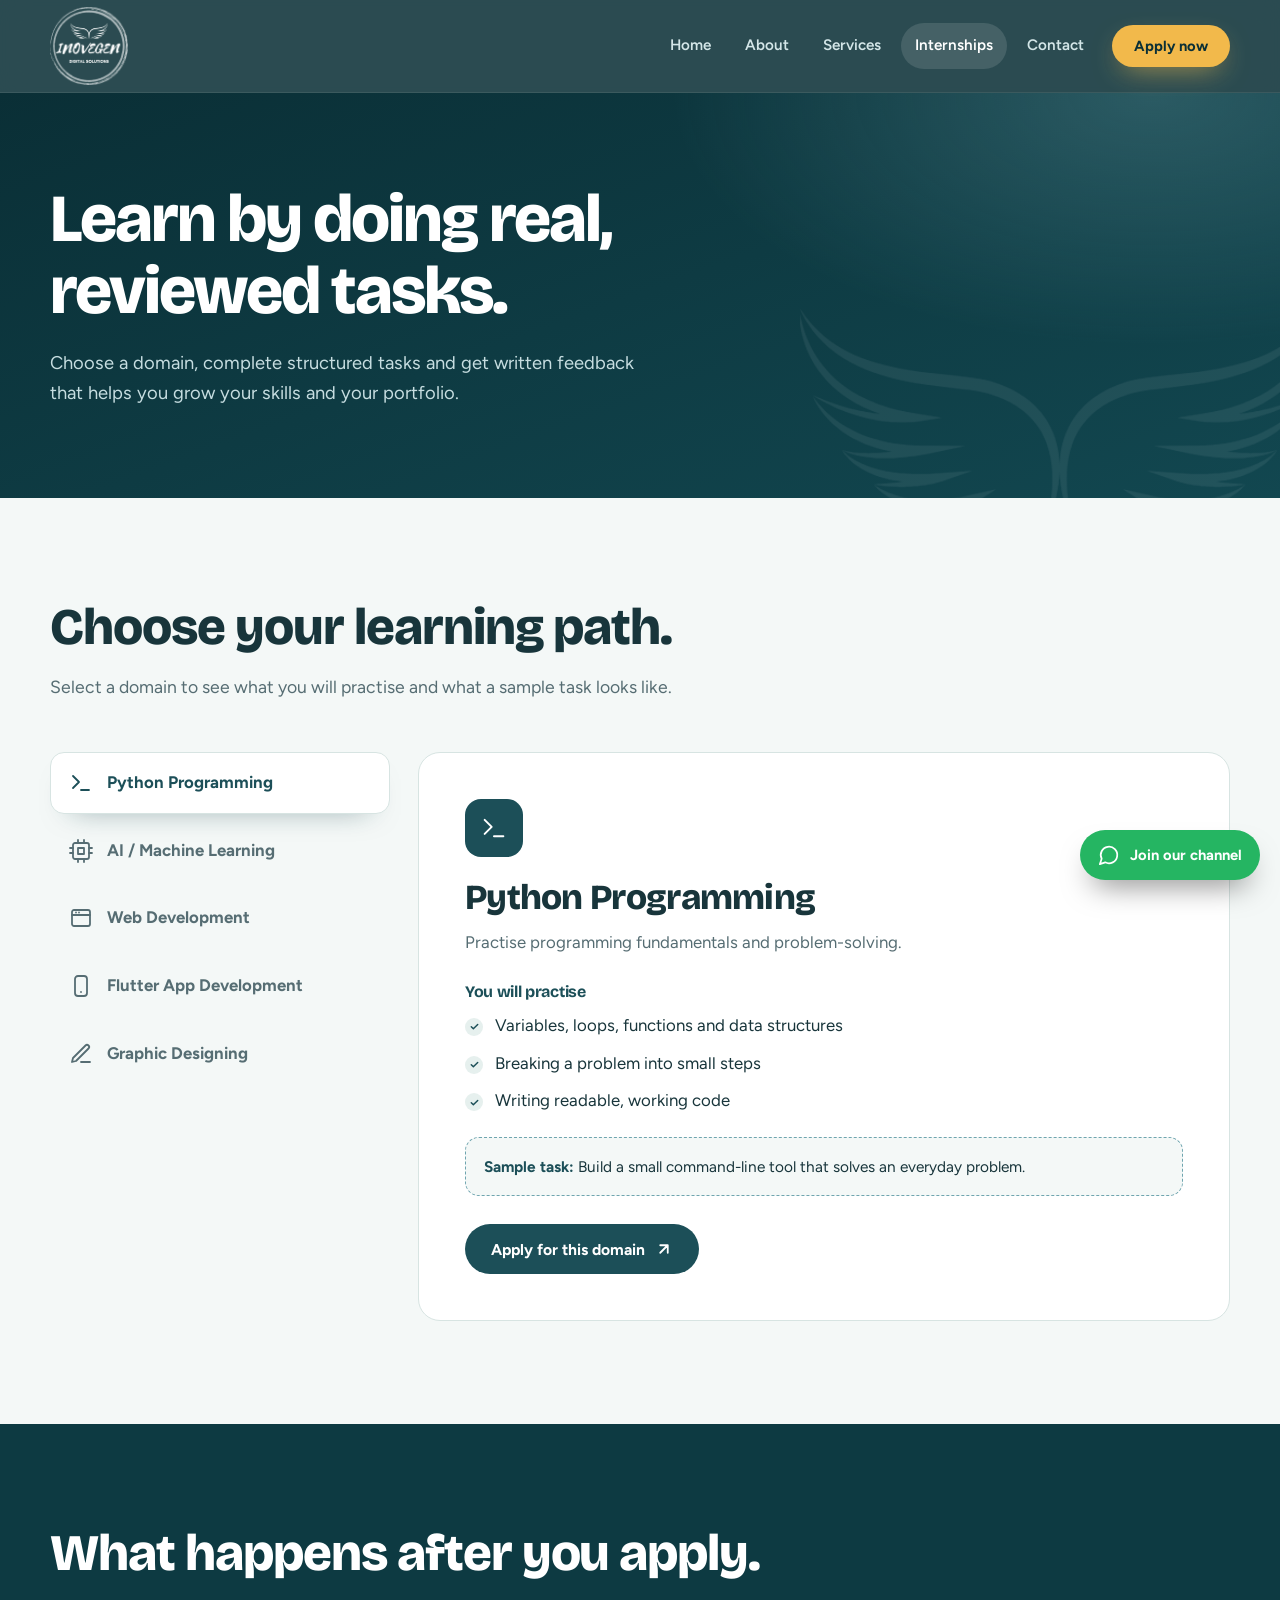
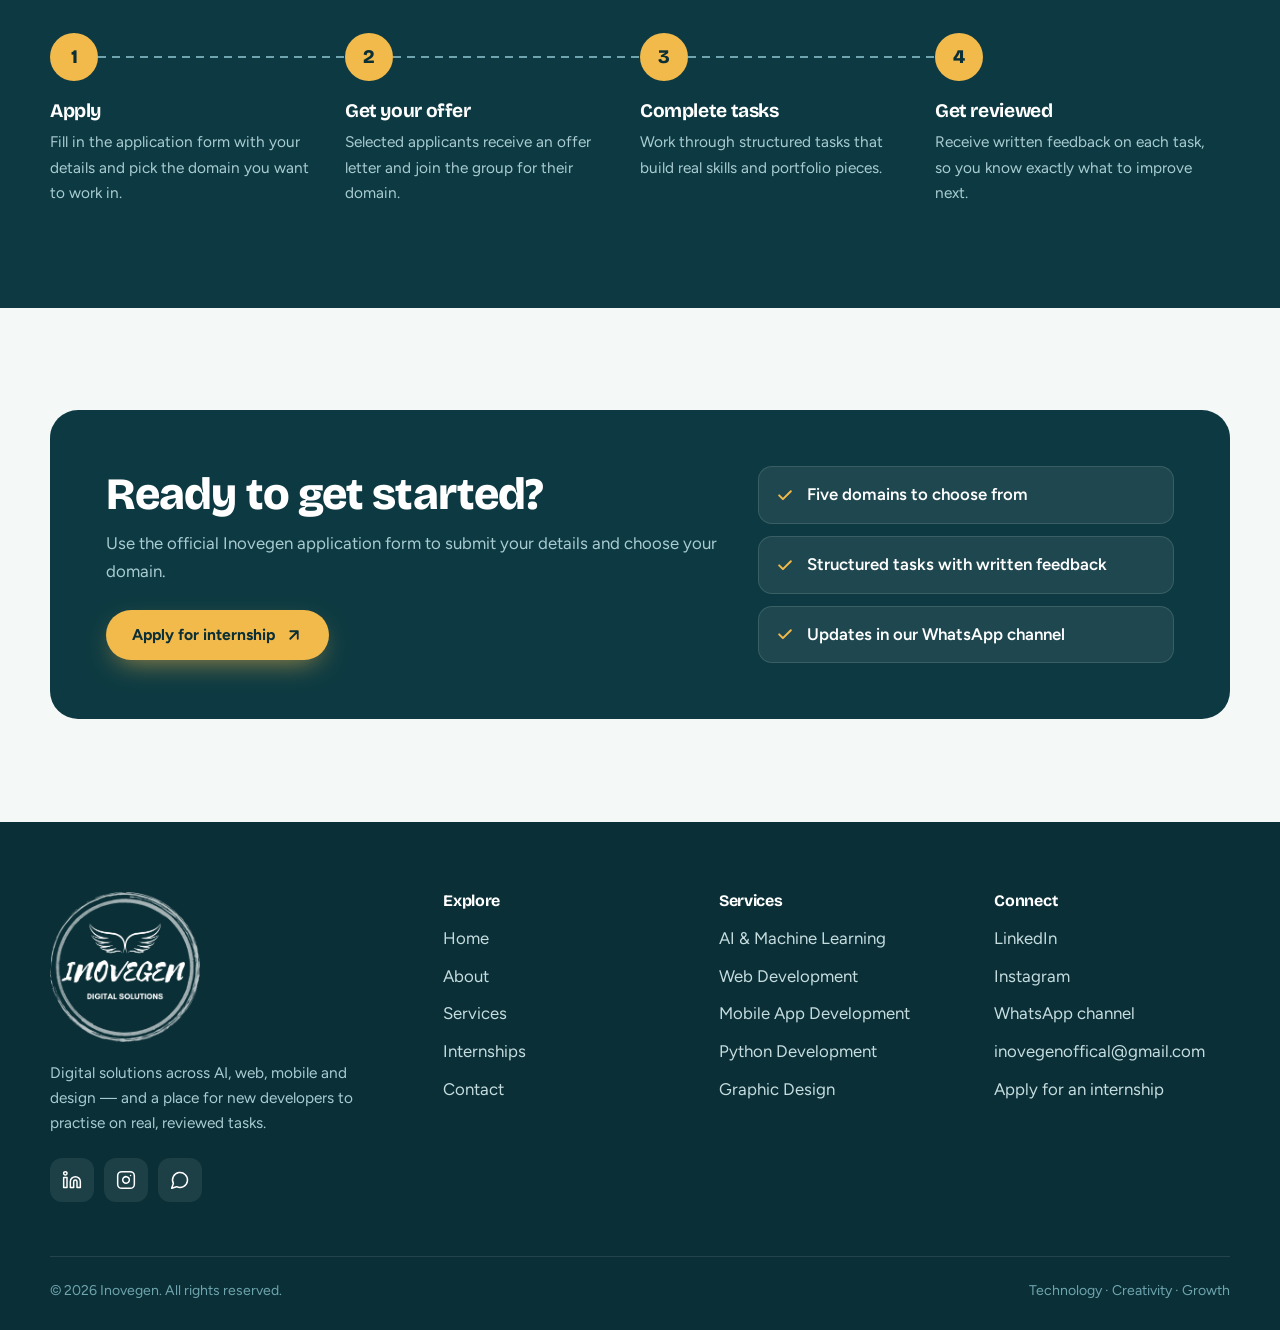
<file: internships.html>
<!DOCTYPE html>
<html lang="en">
<head>
<meta charset="utf-8">
<meta name="viewport" content="width=device-width, initial-scale=1">
<title>Internships — Inovegen</title>
<meta name="description" content="Practise real skills with structured tasks and written feedback in Python, AI/ML, web development, Flutter and graphic design.">
<meta name="theme-color" content="#0a2f36">
<meta property="og:type" content="website">
<meta property="og:site_name" content="Inovegen">
<meta property="og:title" content="Internships — Inovegen">
<meta property="og:description" content="Practise real skills with structured tasks and written feedback in Python, AI/ML, web development, Flutter and graphic design.">
<meta property="og:image" content="images/og-image.png">
<meta name="twitter:card" content="summary_large_image">
<link rel="icon" href="favicon.ico" sizes="any">
<link rel="icon" type="image/png" href="images/favicon-32.png">
<link rel="apple-touch-icon" href="images/apple-touch-icon.png">
<link rel="preconnect" href="https://fonts.googleapis.com">
<link rel="preconnect" href="https://fonts.gstatic.com" crossorigin>
<link href="https://fonts.googleapis.com/css2?family=Bricolage+Grotesque:opsz,wght@12..96,500;12..96,700;12..96,800&family=Figtree:wght@400;500;600;700&display=swap" rel="stylesheet">
<link rel="stylesheet" href="css/styles.css">
</head>
<body>
<a class="skip" href="#main">Skip to content</a>
<header class="site-header">
  <div class="wrap nav-row">
    <a class="brand" href="index.html" aria-label="Inovegen Digital Solutions - home">
      <img src="images/logo-light.png" alt="Inovegen Digital Solutions" width="76" height="76">
    </a>
    <button class="menu-btn" aria-expanded="false" aria-controls="nav" aria-label="Open menu"><span></span></button>
    <nav class="nav" id="nav" aria-label="Main">
      <a href="index.html">Home</a><a href="about.html">About</a><a href="services.html">Services</a><a href="internships.html" aria-current="page">Internships</a><a href="contact.html">Contact</a>
      <a class="btn btn-amber" href="apply.html">Apply now</a>
    </nav>
  </div>
</header>

<main id="main">
<section class="page-hero">
  <img src="images/wings-light.png" alt="">
  <div class="wrap"><h1>Learn by doing real, reviewed tasks.</h1><p>Choose a domain, complete structured tasks and get written feedback that helps you grow your skills and your portfolio.</p></div>
</section>

<section class="section">
  <div class="wrap">
    <div class="section-head"><h2>Choose your learning path.</h2><p>Select a domain to see what you will practise and what a sample task looks like.</p></div>
    <div class="tabs" data-tabs><div class="tablist" role="tablist" aria-orientation="vertical"><button class="tab" role="tab" id="dom-t-python" data-key="python" aria-controls="dom-p-python" aria-selected="false"><svg viewBox="0 0 24 24" aria-hidden="true"><path d="M4 17l6-6-6-6M12 19h8"/></svg>Python Programming</button><button class="tab" role="tab" id="dom-t-ai" data-key="ai" aria-controls="dom-p-ai" aria-selected="false"><svg viewBox="0 0 24 24" aria-hidden="true"><rect x="4" y="4" width="16" height="16" rx="2"/><rect x="9" y="9" width="6" height="6"/><path d="M9 1v3M15 1v3M9 20v3M15 20v3M20 9h3M20 14h3M1 9h3M1 14h3"/></svg>AI / Machine Learning</button><button class="tab" role="tab" id="dom-t-web" data-key="web" aria-controls="dom-p-web" aria-selected="false"><svg viewBox="0 0 24 24" aria-hidden="true"><rect x="3" y="4" width="18" height="16" rx="2"/><path d="M3 9h18M7 6.5h.01M10 6.5h.01"/></svg>Web Development</button><button class="tab" role="tab" id="dom-t-flutter" data-key="flutter" aria-controls="dom-p-flutter" aria-selected="false"><svg viewBox="0 0 24 24" aria-hidden="true"><rect x="6" y="2" width="12" height="20" rx="3"/><path d="M12 18h.01"/></svg>Flutter App Development</button><button class="tab" role="tab" id="dom-t-design" data-key="design" aria-controls="dom-p-design" aria-selected="false"><svg viewBox="0 0 24 24" aria-hidden="true"><path d="M12 20h9"/><path d="M16.5 3.5a2.12 2.12 0 0 1 3 3L7 19l-4 1 1-4Z"/></svg>Graphic Designing</button></div><div><div class="panel" role="tabpanel" id="dom-p-python" aria-labelledby="dom-t-python" hidden><div class="panel-icon"><svg viewBox="0 0 24 24" aria-hidden="true"><path d="M4 17l6-6-6-6M12 19h8"/></svg></div><h3>Python Programming</h3><p>Practise programming fundamentals and problem-solving.</p><h4>You will practise</h4><ul class="ticks"><li>Variables, loops, functions and data structures</li><li>Breaking a problem into small steps</li><li>Writing readable, working code</li></ul><div class="sample-task"><b>Sample task:</b> Build a small command-line tool that solves an everyday problem.</div><a class="btn btn-teal" href="apply.html?domain=python">Apply for this domain <svg viewBox="0 0 24 24" aria-hidden="true"><path d="M7 17 17 7M7 7h10v10"/></svg></a></div><div class="panel" role="tabpanel" id="dom-p-ai" aria-labelledby="dom-t-ai" hidden><div class="panel-icon"><svg viewBox="0 0 24 24" aria-hidden="true"><rect x="4" y="4" width="16" height="16" rx="2"/><rect x="9" y="9" width="6" height="6"/><path d="M9 1v3M15 1v3M9 20v3M15 20v3M20 9h3M20 14h3M1 9h3M1 14h3"/></svg></div><h3>AI / Machine Learning</h3><p>Explore data, models and AI concepts through tasks.</p><h4>You will practise</h4><ul class="ticks"><li>Working with and cleaning data</li><li>Training and evaluating a simple model</li><li>Explaining results in plain language</li></ul><div class="sample-task"><b>Sample task:</b> Train a basic model on a public dataset and report what it learned.</div><a class="btn btn-teal" href="apply.html?domain=ai">Apply for this domain <svg viewBox="0 0 24 24" aria-hidden="true"><path d="M7 17 17 7M7 7h10v10"/></svg></a></div><div class="panel" role="tabpanel" id="dom-p-web" aria-labelledby="dom-t-web" hidden><div class="panel-icon"><svg viewBox="0 0 24 24" aria-hidden="true"><rect x="3" y="4" width="18" height="16" rx="2"/><path d="M3 9h18M7 6.5h.01M10 6.5h.01"/></svg></div><h3>Web Development</h3><p>Build your skills in modern front-end web technologies.</p><h4>You will practise</h4><ul class="ticks"><li>Semantic HTML and modern CSS</li><li>Responsive layouts that work on phones</li><li>Interactions with JavaScript</li></ul><div class="sample-task"><b>Sample task:</b> Design and build a responsive landing page from a written brief.</div><a class="btn btn-teal" href="apply.html?domain=web">Apply for this domain <svg viewBox="0 0 24 24" aria-hidden="true"><path d="M7 17 17 7M7 7h10v10"/></svg></a></div><div class="panel" role="tabpanel" id="dom-p-flutter" aria-labelledby="dom-t-flutter" hidden><div class="panel-icon"><svg viewBox="0 0 24 24" aria-hidden="true"><rect x="6" y="2" width="12" height="20" rx="3"/><path d="M12 18h.01"/></svg></div><h3>Flutter App Development</h3><p>Learn the concepts behind cross-platform mobile apps.</p><h4>You will practise</h4><ul class="ticks"><li>Widgets, layouts and navigation</li><li>Managing state in a small app</li><li>Designing for touch and small screens</li></ul><div class="sample-task"><b>Sample task:</b> Build a two-screen mobile app with a list and a detail view.</div><a class="btn btn-teal" href="apply.html?domain=flutter">Apply for this domain <svg viewBox="0 0 24 24" aria-hidden="true"><path d="M7 17 17 7M7 7h10v10"/></svg></a></div><div class="panel" role="tabpanel" id="dom-p-design" aria-labelledby="dom-t-design" hidden><div class="panel-icon"><svg viewBox="0 0 24 24" aria-hidden="true"><path d="M12 20h9"/><path d="M16.5 3.5a2.12 2.12 0 0 1 3 3L7 19l-4 1 1-4Z"/></svg></div><h3>Graphic Designing</h3><p>Practise visual communication and design.</p><h4>You will practise</h4><ul class="ticks"><li>Layout, colour and typography basics</li><li>Designing for social media formats</li><li>Presenting work in a portfolio</li></ul><div class="sample-task"><b>Sample task:</b> Design a set of three matching social media posts for a made-up brand.</div><a class="btn btn-teal" href="apply.html?domain=design">Apply for this domain <svg viewBox="0 0 24 24" aria-hidden="true"><path d="M7 17 17 7M7 7h10v10"/></svg></a></div></div></div>
  </div>
</section>
<section class="section section-dark">
  <div class="wrap">
    <div class="section-head"><h2>What happens after you apply.</h2></div>
    <ol class="steps" style="list-style:none;margin:0;padding:0"><li class='step'><h3>Apply</h3><p>Fill in the application form with your details and pick the domain you want to work in.</p></li><li class='step'><h3>Get your offer</h3><p>Selected applicants receive an offer letter and join the group for their domain.</p></li><li class='step'><h3>Complete tasks</h3><p>Work through structured tasks that build real skills and portfolio pieces.</p></li><li class='step'><h3>Get reviewed</h3><p>Receive written feedback on each task, so you know exactly what to improve next.</p></li></ol>
  </div>
</section>
<section class="section">
  <div class="wrap">
    <div class="apply">
      <div><h2>Ready to get started?</h2><p>Use the official Inovegen application form to submit your details and choose your domain.</p><a class="btn btn-amber" href="apply.html">Apply for internship <svg viewBox="0 0 24 24" aria-hidden="true"><path d="M7 17 17 7M7 7h10v10"/></svg></a></div>
      <ul class="apply-aside">
        <li><svg viewBox="0 0 24 24" aria-hidden="true"><path d="M5 12.5l4.5 4.5L19 7.5"/></svg>Five domains to choose from</li>
        <li><svg viewBox="0 0 24 24" aria-hidden="true"><path d="M5 12.5l4.5 4.5L19 7.5"/></svg>Structured tasks with written feedback</li>
        <li><svg viewBox="0 0 24 24" aria-hidden="true"><path d="M5 12.5l4.5 4.5L19 7.5"/></svg>Updates in our WhatsApp channel</li>
      </ul>
    </div>
  </div>
</section>
</main>
<footer class="footer">
  <div class="wrap">
    <div class="footer-grid">
      <div>
        <img class="flogo" src="images/logo-light.png" alt="Inovegen Digital Solutions" width="150" height="150">
        <p class="footer-about">Digital solutions across AI, web, mobile and design — and a place for new developers to practise on real, reviewed tasks.</p>
        <div class="socials">
          <a class="social" href="https://www.linkedin.com/company/inovegen/" target="_blank" rel="noopener" aria-label="Inovegen on LinkedIn"><svg viewBox="0 0 24 24" aria-hidden="true"><path d="M16 8a6 6 0 0 1 6 6v7h-4v-7a2 2 0 0 0-2-2 2 2 0 0 0-2 2v7h-4v-7a6 6 0 0 1 6-6z"/><rect x="2" y="9" width="4" height="12"/><circle cx="4" cy="4" r="2"/></svg></a>
          <a class="social" href="https://www.instagram.com/inovegen" target="_blank" rel="noopener" aria-label="Inovegen on Instagram"><svg viewBox="0 0 24 24" aria-hidden="true"><rect x="2" y="2" width="20" height="20" rx="5"/><path d="M16 11.37A4 4 0 1 1 12.63 8 4 4 0 0 1 16 11.37z"/><path d="M17.5 6.5h.01"/></svg></a>
          <a class="social" href="https://whatsapp.com/channel/0029Vb8QItcICVff9al3kv2H" target="_blank" rel="noopener" aria-label="Inovegen WhatsApp channel"><svg viewBox="0 0 24 24" aria-hidden="true"><path d="M7.9 20A9 9 0 1 0 4 16.1L2 22Z"/></svg></a>
        </div>
      </div>
      <div><h4>Explore</h4><ul>
        <li><a href="index.html">Home</a></li><li><a href="about.html">About</a></li>
        <li><a href="services.html">Services</a></li><li><a href="internships.html">Internships</a></li>
        <li><a href="contact.html">Contact</a></li></ul></div>
      <div><h4>Services</h4><ul><li><a href="services.html#ai">AI & Machine Learning</a></li><li><a href="services.html#web">Web Development</a></li><li><a href="services.html#mobile">Mobile App Development</a></li><li><a href="services.html#python">Python Development</a></li><li><a href="services.html#design">Graphic Design</a></li></ul></div>
      <div><h4>Connect</h4><ul>
        <li><a href="https://www.linkedin.com/company/inovegen/" target="_blank" rel="noopener">LinkedIn</a></li>
        <li><a href="https://www.instagram.com/inovegen" target="_blank" rel="noopener">Instagram</a></li>
        <li><a href="https://whatsapp.com/channel/0029Vb8QItcICVff9al3kv2H" target="_blank" rel="noopener">WhatsApp channel</a></li>
        <li><a href="mailto:inovegenoffical@gmail.com">inovegenoffical@gmail.com</a></li>
        <li><a href="apply.html">Apply for an internship</a></li></ul></div>
    </div>
    <div class="footer-bottom"><span>&copy; <span data-year>2026</span> Inovegen. All rights reserved.</span><span>Technology &middot; Creativity &middot; Growth</span></div>
  </div>
</footer>
<a class="float" href="https://whatsapp.com/channel/0029Vb8QItcICVff9al3kv2H" target="_blank" rel="noopener" aria-label="Join the Inovegen WhatsApp channel"><svg viewBox="0 0 24 24" aria-hidden="true"><path d="M7.9 20A9 9 0 1 0 4 16.1L2 22Z"/></svg><span>Join our channel</span></a>
<div class="toast" role="status" aria-live="polite"></div>
<script src="js/main.js"></script>
</body>
</html>
</file>
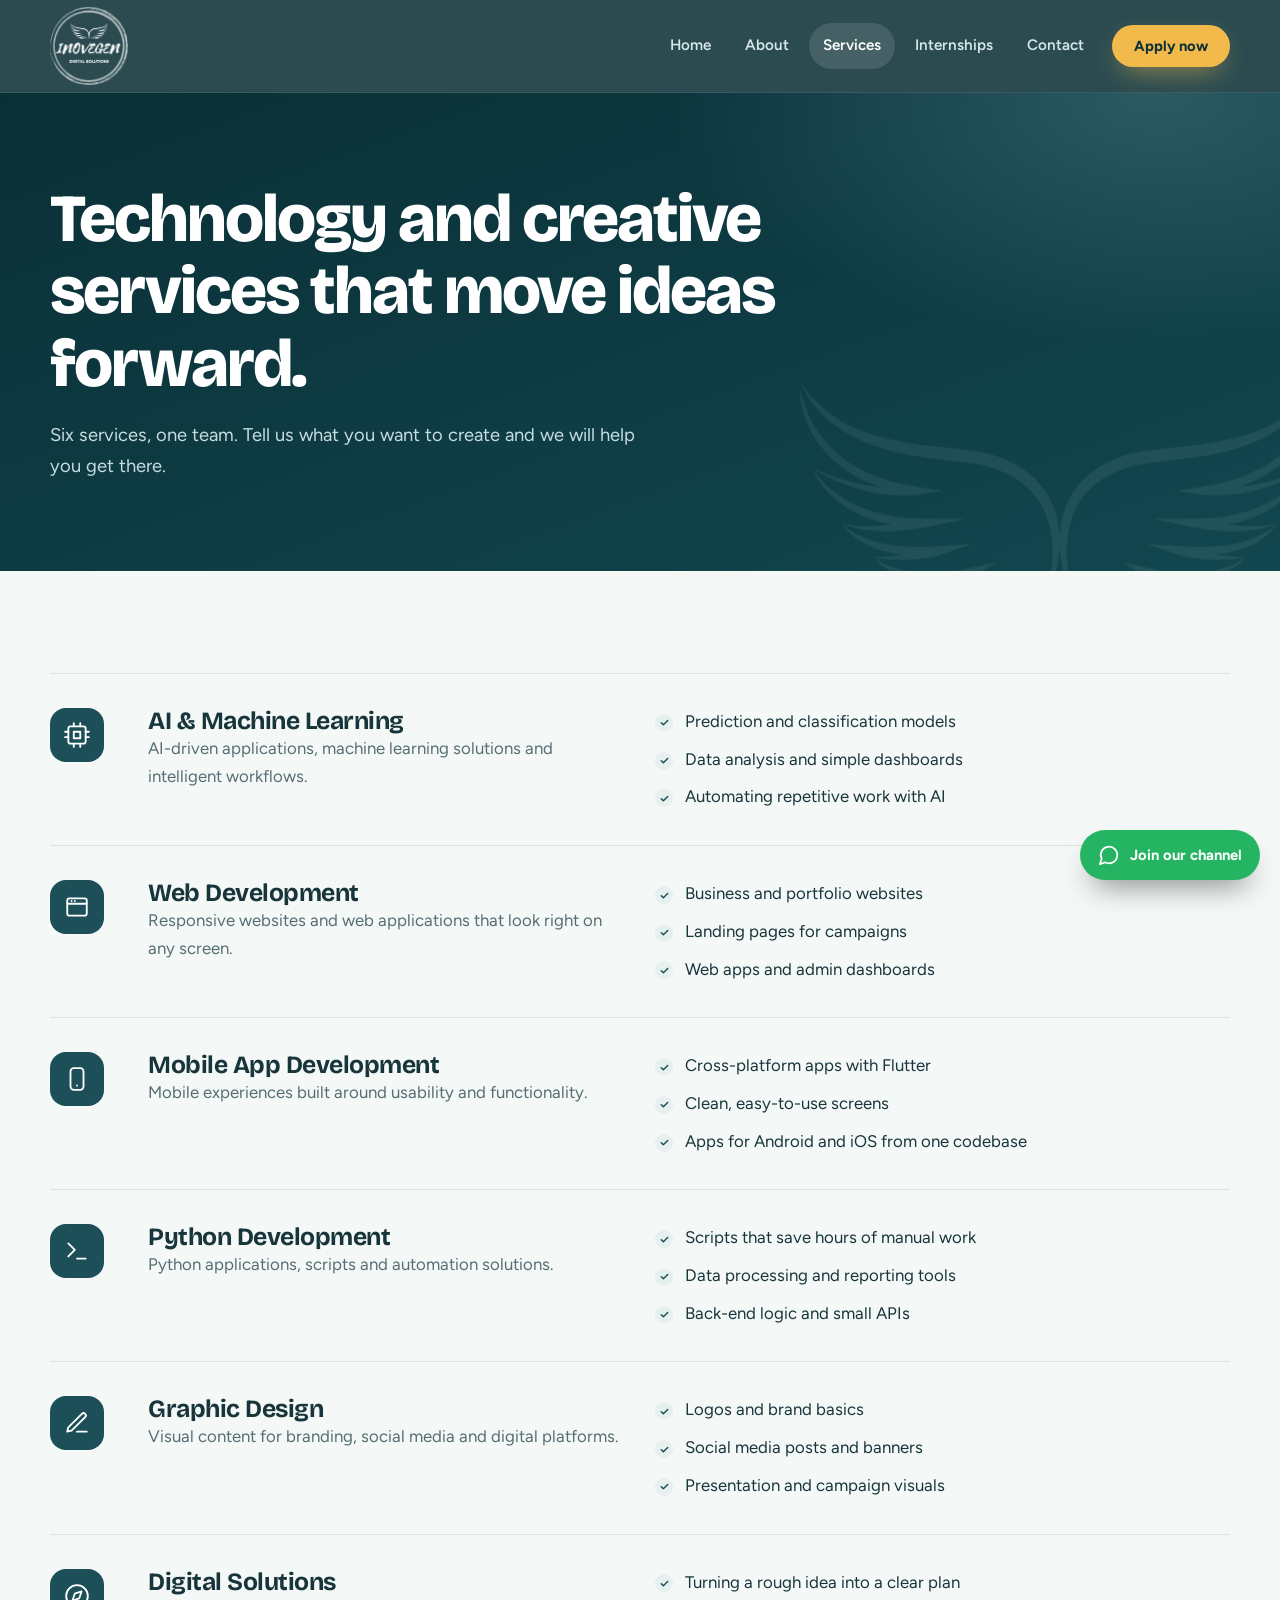
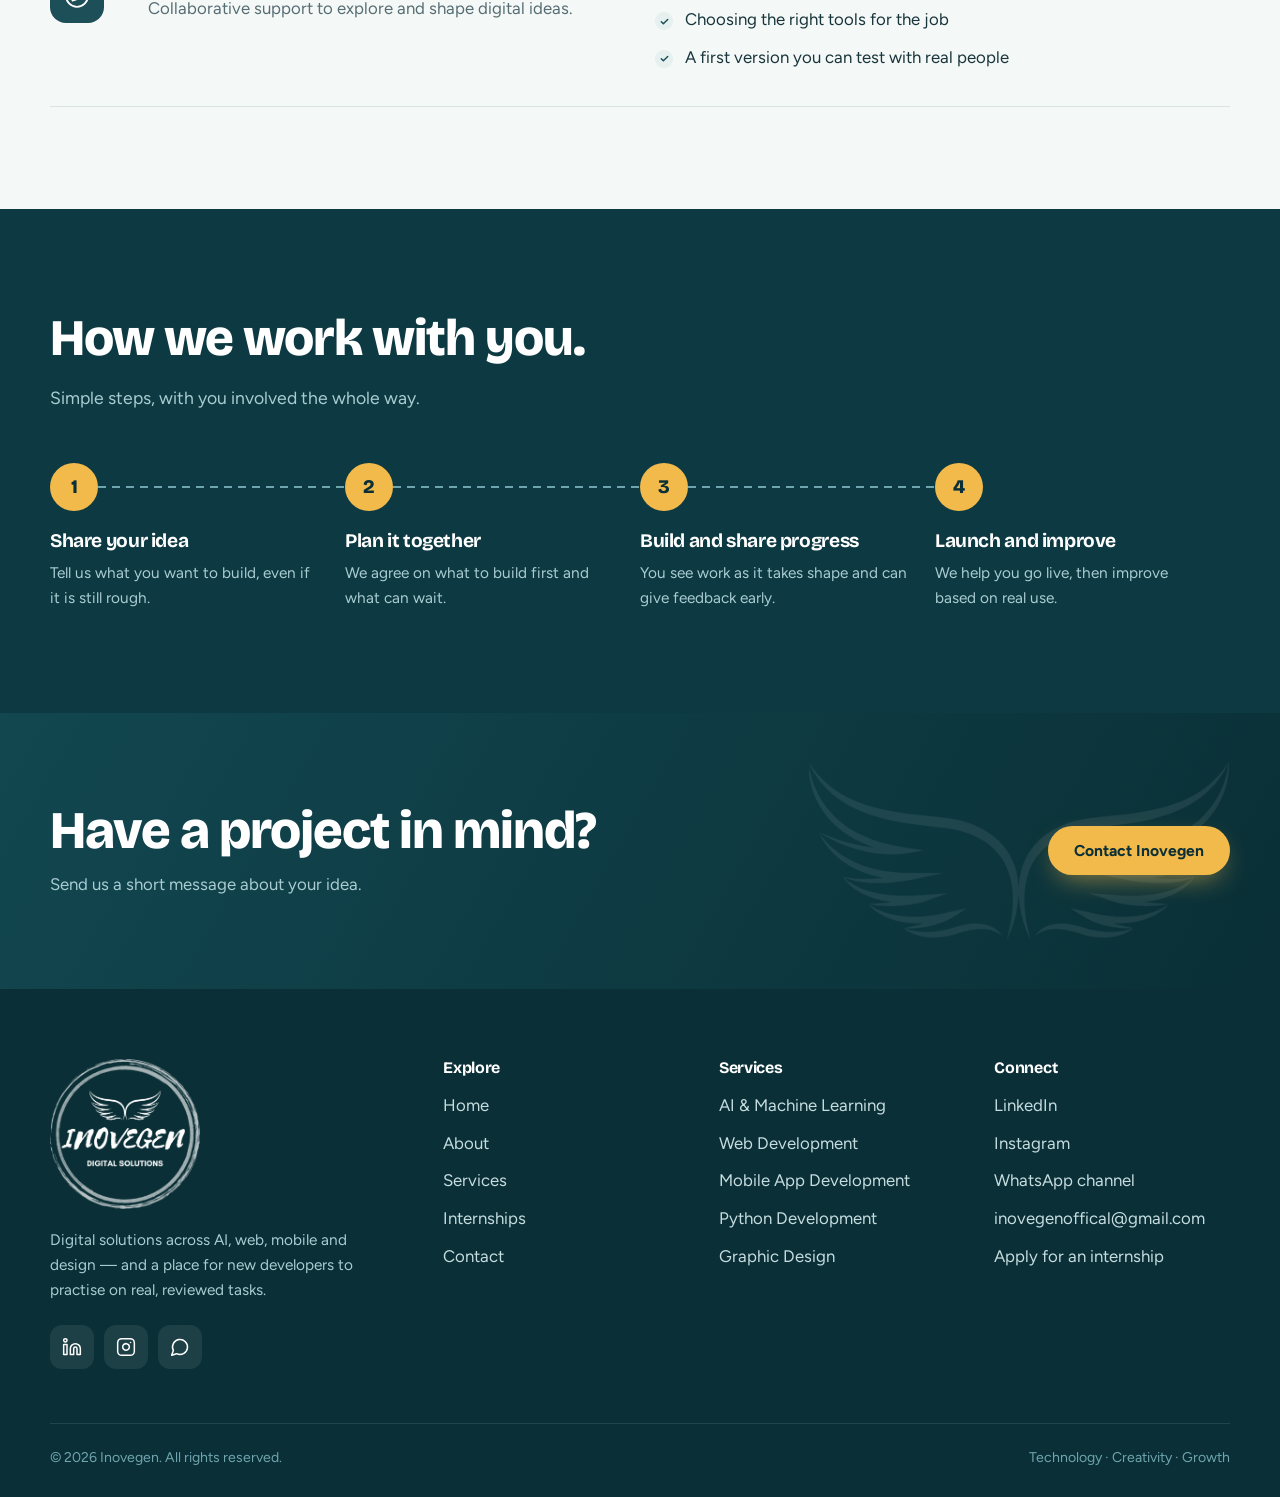
<file: services.html>
<!DOCTYPE html>
<html lang="en">
<head>
<meta charset="utf-8">
<meta name="viewport" content="width=device-width, initial-scale=1">
<title>Services — Inovegen</title>
<meta name="description" content="AI and machine learning, web, mobile, Python, graphic design and digital solutions from Inovegen.">
<meta name="theme-color" content="#0a2f36">
<meta property="og:type" content="website">
<meta property="og:site_name" content="Inovegen">
<meta property="og:title" content="Services — Inovegen">
<meta property="og:description" content="AI and machine learning, web, mobile, Python, graphic design and digital solutions from Inovegen.">
<meta property="og:image" content="images/og-image.png">
<meta name="twitter:card" content="summary_large_image">
<link rel="icon" href="favicon.ico" sizes="any">
<link rel="icon" type="image/png" href="images/favicon-32.png">
<link rel="apple-touch-icon" href="images/apple-touch-icon.png">
<link rel="preconnect" href="https://fonts.googleapis.com">
<link rel="preconnect" href="https://fonts.gstatic.com" crossorigin>
<link href="https://fonts.googleapis.com/css2?family=Bricolage+Grotesque:opsz,wght@12..96,500;12..96,700;12..96,800&family=Figtree:wght@400;500;600;700&display=swap" rel="stylesheet">
<link rel="stylesheet" href="css/styles.css">
</head>
<body>
<a class="skip" href="#main">Skip to content</a>
<header class="site-header">
  <div class="wrap nav-row">
    <a class="brand" href="index.html" aria-label="Inovegen Digital Solutions - home">
      <img src="images/logo-light.png" alt="Inovegen Digital Solutions" width="76" height="76">
    </a>
    <button class="menu-btn" aria-expanded="false" aria-controls="nav" aria-label="Open menu"><span></span></button>
    <nav class="nav" id="nav" aria-label="Main">
      <a href="index.html">Home</a><a href="about.html">About</a><a href="services.html" aria-current="page">Services</a><a href="internships.html">Internships</a><a href="contact.html">Contact</a>
      <a class="btn btn-amber" href="apply.html">Apply now</a>
    </nav>
  </div>
</header>

<main id="main">
<section class="page-hero">
  <img src="images/wings-light.png" alt="">
  <div class="wrap"><h1>Technology and creative services that move ideas forward.</h1><p>Six services, one team. Tell us what you want to create and we will help you get there.</p></div>
</section>

<section class="section">
  <div class="wrap"><div class="svc-list"><div class="svc" id="ai"><div class="ic"><svg viewBox="0 0 24 24" aria-hidden="true"><rect x="4" y="4" width="16" height="16" rx="2"/><rect x="9" y="9" width="6" height="6"/><path d="M9 1v3M15 1v3M9 20v3M15 20v3M20 9h3M20 14h3M1 9h3M1 14h3"/></svg></div><div><h3>AI & Machine Learning</h3><p>AI-driven applications, machine learning solutions and intelligent workflows.</p></div><ul class="ticks"><li>Prediction and classification models</li><li>Data analysis and simple dashboards</li><li>Automating repetitive work with AI</li></ul></div><div class="svc" id="web"><div class="ic"><svg viewBox="0 0 24 24" aria-hidden="true"><rect x="3" y="4" width="18" height="16" rx="2"/><path d="M3 9h18M7 6.5h.01M10 6.5h.01"/></svg></div><div><h3>Web Development</h3><p>Responsive websites and web applications that look right on any screen.</p></div><ul class="ticks"><li>Business and portfolio websites</li><li>Landing pages for campaigns</li><li>Web apps and admin dashboards</li></ul></div><div class="svc" id="mobile"><div class="ic"><svg viewBox="0 0 24 24" aria-hidden="true"><rect x="6" y="2" width="12" height="20" rx="3"/><path d="M12 18h.01"/></svg></div><div><h3>Mobile App Development</h3><p>Mobile experiences built around usability and functionality.</p></div><ul class="ticks"><li>Cross-platform apps with Flutter</li><li>Clean, easy-to-use screens</li><li>Apps for Android and iOS from one codebase</li></ul></div><div class="svc" id="python"><div class="ic"><svg viewBox="0 0 24 24" aria-hidden="true"><path d="M4 17l6-6-6-6M12 19h8"/></svg></div><div><h3>Python Development</h3><p>Python applications, scripts and automation solutions.</p></div><ul class="ticks"><li>Scripts that save hours of manual work</li><li>Data processing and reporting tools</li><li>Back-end logic and small APIs</li></ul></div><div class="svc" id="design"><div class="ic"><svg viewBox="0 0 24 24" aria-hidden="true"><path d="M12 20h9"/><path d="M16.5 3.5a2.12 2.12 0 0 1 3 3L7 19l-4 1 1-4Z"/></svg></div><div><h3>Graphic Design</h3><p>Visual content for branding, social media and digital platforms.</p></div><ul class="ticks"><li>Logos and brand basics</li><li>Social media posts and banners</li><li>Presentation and campaign visuals</li></ul></div><div class="svc" id="digital"><div class="ic"><svg viewBox="0 0 24 24" aria-hidden="true"><circle cx="12" cy="12" r="10"/><path d="M16.2 7.8l-2.1 6.3-6.3 2.1 2.1-6.3z"/></svg></div><div><h3>Digital Solutions</h3><p>Collaborative support to explore and shape digital ideas.</p></div><ul class="ticks"><li>Turning a rough idea into a clear plan</li><li>Choosing the right tools for the job</li><li>A first version you can test with real people</li></ul></div></div></div>
</section>
<section class="section section-dark">
  <div class="wrap">
    <div class="section-head"><h2>How we work with you.</h2><p>Simple steps, with you involved the whole way.</p></div>
    <ol class="steps" style="list-style:none;margin:0;padding:0"><li class='step'><h3>Share your idea</h3><p>Tell us what you want to build, even if it is still rough.</p></li><li class='step'><h3>Plan it together</h3><p>We agree on what to build first and what can wait.</p></li><li class='step'><h3>Build and share progress</h3><p>You see work as it takes shape and can give feedback early.</p></li><li class='step'><h3>Launch and improve</h3><p>We help you go live, then improve based on real use.</p></li></ol>
  </div>
</section>
<section class="cta"><img src="images/wings-light.png" alt="">
  <div class="wrap cta-inner"><div><h2>Have a project in mind?</h2><p>Send us a short message about your idea.</p></div><div class="cta-actions"><a class="btn btn-amber" href="contact.html">Contact Inovegen</a></div></div></section>

</main>
<footer class="footer">
  <div class="wrap">
    <div class="footer-grid">
      <div>
        <img class="flogo" src="images/logo-light.png" alt="Inovegen Digital Solutions" width="150" height="150">
        <p class="footer-about">Digital solutions across AI, web, mobile and design — and a place for new developers to practise on real, reviewed tasks.</p>
        <div class="socials">
          <a class="social" href="https://www.linkedin.com/company/inovegen/" target="_blank" rel="noopener" aria-label="Inovegen on LinkedIn"><svg viewBox="0 0 24 24" aria-hidden="true"><path d="M16 8a6 6 0 0 1 6 6v7h-4v-7a2 2 0 0 0-2-2 2 2 0 0 0-2 2v7h-4v-7a6 6 0 0 1 6-6z"/><rect x="2" y="9" width="4" height="12"/><circle cx="4" cy="4" r="2"/></svg></a>
          <a class="social" href="https://www.instagram.com/inovegen" target="_blank" rel="noopener" aria-label="Inovegen on Instagram"><svg viewBox="0 0 24 24" aria-hidden="true"><rect x="2" y="2" width="20" height="20" rx="5"/><path d="M16 11.37A4 4 0 1 1 12.63 8 4 4 0 0 1 16 11.37z"/><path d="M17.5 6.5h.01"/></svg></a>
          <a class="social" href="https://whatsapp.com/channel/0029Vb8QItcICVff9al3kv2H" target="_blank" rel="noopener" aria-label="Inovegen WhatsApp channel"><svg viewBox="0 0 24 24" aria-hidden="true"><path d="M7.9 20A9 9 0 1 0 4 16.1L2 22Z"/></svg></a>
        </div>
      </div>
      <div><h4>Explore</h4><ul>
        <li><a href="index.html">Home</a></li><li><a href="about.html">About</a></li>
        <li><a href="services.html">Services</a></li><li><a href="internships.html">Internships</a></li>
        <li><a href="contact.html">Contact</a></li></ul></div>
      <div><h4>Services</h4><ul><li><a href="services.html#ai">AI & Machine Learning</a></li><li><a href="services.html#web">Web Development</a></li><li><a href="services.html#mobile">Mobile App Development</a></li><li><a href="services.html#python">Python Development</a></li><li><a href="services.html#design">Graphic Design</a></li></ul></div>
      <div><h4>Connect</h4><ul>
        <li><a href="https://www.linkedin.com/company/inovegen/" target="_blank" rel="noopener">LinkedIn</a></li>
        <li><a href="https://www.instagram.com/inovegen" target="_blank" rel="noopener">Instagram</a></li>
        <li><a href="https://whatsapp.com/channel/0029Vb8QItcICVff9al3kv2H" target="_blank" rel="noopener">WhatsApp channel</a></li>
        <li><a href="mailto:inovegenoffical@gmail.com">inovegenoffical@gmail.com</a></li>
        <li><a href="apply.html">Apply for an internship</a></li></ul></div>
    </div>
    <div class="footer-bottom"><span>&copy; <span data-year>2026</span> Inovegen. All rights reserved.</span><span>Technology &middot; Creativity &middot; Growth</span></div>
  </div>
</footer>
<a class="float" href="https://whatsapp.com/channel/0029Vb8QItcICVff9al3kv2H" target="_blank" rel="noopener" aria-label="Join the Inovegen WhatsApp channel"><svg viewBox="0 0 24 24" aria-hidden="true"><path d="M7.9 20A9 9 0 1 0 4 16.1L2 22Z"/></svg><span>Join our channel</span></a>
<div class="toast" role="status" aria-live="polite"></div>
<script src="js/main.js"></script>
</body>
</html>
</file>
<file: css/styles.css>
/* =========================================================
   Inovegen — modern static site
   Palette comes from the logo: deep teal ink + sea-glass ring.
   Amber is used only for the main call to action.
   ========================================================= */
:root {
  --teal-950: #0a2f36;
  --teal-900: #0d3a42;
  --teal-800: #124750;
  --teal-700: #1c4f58;
  --teal-600: #2b6a75;
  --sea: #6fa5af;
  --sea-300: #a9ccd2;
  --mist: #e6f0ee;
  --paper: #f4f8f7;
  --white: #ffffff;
  --amber: #f2b94b;
  --amber-600: #e2a22f;
  --text: #18353b;
  --muted: #566d73;
  --line: #d7e4e2;
  --radius: 14px;
  --wrap: 1180px;
  --font-display: "Bricolage Grotesque", "Segoe UI", system-ui, sans-serif;
  --font-body: "Figtree", "Segoe UI", system-ui, sans-serif;
  --ease: cubic-bezier(.2, .7, .2, 1);
}

*, *::before, *::after { box-sizing: border-box; }
html { scroll-behavior: smooth; scroll-padding-top: 104px; -webkit-text-size-adjust: 100%; }
body {
  margin: 0;
  font-family: var(--font-body);
  font-size: 1.05rem;
  line-height: 1.65;
  color: var(--text);
  background: var(--paper);
}
img, svg { max-width: 100%; display: block; }
a { color: inherit; text-decoration: none; }
button { font: inherit; color: inherit; cursor: pointer; }
h1, h2, h3, h4 { font-family: var(--font-display); line-height: 1.08; margin: 0; letter-spacing: -.02em; }
p { margin: 0; }
ul { margin: 0; padding: 0; list-style: none; }
:focus-visible { outline: 3px solid var(--amber); outline-offset: 3px; border-radius: 6px; }

.wrap { width: min(var(--wrap), 100% - 48px); margin-inline: auto; }
.skip { position: absolute; left: -999px; top: 8px; background: var(--amber); color: var(--teal-950); padding: 10px 16px; border-radius: 8px; z-index: 100; font-weight: 700; }
.skip:focus { left: 12px; }
.sr { position: absolute; width: 1px; height: 1px; overflow: hidden; clip: rect(0 0 0 0); white-space: nowrap; }

/* ---------- Buttons ---------- */
.btn {
  display: inline-flex; align-items: center; justify-content: center; gap: 10px;
  padding: 14px 24px; border-radius: 999px; border: 2px solid transparent;
  font-weight: 700; font-size: .98rem; line-height: 1.1;
  transition: transform .2s var(--ease), background .2s, color .2s, border-color .2s, box-shadow .2s;
}
.btn:hover { transform: translateY(-2px); }
.btn svg { width: 18px; height: 18px; flex: none; fill: none; stroke: currentColor; stroke-width: 2.4; stroke-linecap: round; stroke-linejoin: round; }
.btn-amber { background: var(--amber); color: var(--teal-950); box-shadow: 0 10px 28px -10px rgba(242, 185, 75, .7); }
.btn-amber:hover { background: var(--amber-600); }
.btn-ghost { border-color: rgba(255,255,255,.35); color: #fff; }
.btn-ghost:hover { background: rgba(255,255,255,.1); border-color: #fff; }
.btn-teal { background: var(--teal-700); color: #fff; }
.btn-teal:hover { background: var(--teal-900); }
.btn-line { border-color: var(--teal-700); color: var(--teal-700); }
.btn-line:hover { background: var(--teal-700); color: #fff; }

/* ---------- Header ---------- */
.site-header {
  position: sticky; top: 0; z-index: 50;
  background: rgba(10, 47, 54, .86);
  backdrop-filter: blur(14px) saturate(140%);
  -webkit-backdrop-filter: blur(14px) saturate(140%);
  border-bottom: 1px solid rgba(255,255,255,.08);
  transition: background .3s, box-shadow .3s;
}
.site-header.scrolled { background: rgba(10, 47, 54, .96); box-shadow: 0 10px 30px -18px rgba(0,0,0,.6); }
.nav-row { display: flex; align-items: center; justify-content: space-between; height: 92px; gap: 20px; }
.brand { display: flex; align-items: center; gap: 12px; color: #fff; }
.brand img { width: 78px; height: 78px; object-fit: contain; }
.brand-text { display: flex; flex-direction: column; line-height: 1; }
.brand-text strong { font: 800 1.35rem var(--font-display); letter-spacing: -.02em; }
.brand-text small { font-size: .7rem; color: var(--sea-300); margin-top: 4px; letter-spacing: .04em; }

.nav { display: flex; align-items: center; gap: 6px; }
.nav a:not(.btn) {
  position: relative; padding: 10px 14px; color: #d4e6e8; font-weight: 600; font-size: .95rem;
  border-radius: 999px; transition: color .2s, background .2s;
}
.nav a:not(.btn):hover { color: #fff; background: rgba(255,255,255,.08); }
.nav a[aria-current="page"] { color: #fff; background: rgba(255,255,255,.12); }
.nav .btn { padding: 11px 20px; margin-left: 8px; font-size: .92rem; }

[hidden] { display: none !important; }
.menu-btn { display: none; width: 46px; height: 46px; border-radius: 12px; background: rgba(255,255,255,.08); border: 1px solid rgba(255,255,255,.14); position: relative; }
.menu-btn span, .menu-btn span::before, .menu-btn span::after {
  content: ""; position: absolute; left: 50%; top: 50%; width: 20px; height: 2px; background: #fff; border-radius: 2px;
  transform: translate(-50%, -50%); transition: transform .25s var(--ease), background .2s;
}
.menu-btn span::before { transform: translate(-50%, -7px); }
.menu-btn span::after { transform: translate(-50%, 5px); }
.menu-btn[aria-expanded="true"] span { background: transparent; }
.menu-btn[aria-expanded="true"] span::before { transform: translate(-50%, -50%) rotate(45deg); }
.menu-btn[aria-expanded="true"] span::after { transform: translate(-50%, -50%) rotate(-45deg); }

/* ---------- Hero ---------- */
.hero {
  position: relative; overflow: hidden; color: #fff;
  background:
    radial-gradient(900px 500px at 85% 10%, rgba(111,165,175,.28), transparent 60%),
    radial-gradient(700px 500px at 0% 100%, rgba(43,106,117,.55), transparent 60%),
    linear-gradient(160deg, var(--teal-950), var(--teal-800));
  padding: clamp(56px, 8vw, 110px) 0 clamp(70px, 9vw, 130px);
}
.hero-wings { position: absolute; right: -90px; top: 40px; width: min(720px, 70vw); opacity: .07; pointer-events: none; }
.hero-grid { position: relative; display: grid; grid-template-columns: 1.08fr .92fr; gap: clamp(32px, 5vw, 70px); align-items: center; }
.hero h1 { font-size: clamp(2.6rem, 5.2vw, 4.3rem); font-weight: 800; letter-spacing: -.035em; line-height: 1.02; }
.hero h1 em { font-style: normal; display: block; color: var(--sea-300); }
.hero-lead { margin: 26px 0 34px; max-width: 540px; font-size: 1.15rem; color: #c6dde0; }
.hero-actions { display: flex; flex-wrap: wrap; gap: 14px; }
.hero-note { margin-top: 26px; font-size: .9rem; color: var(--sea-300); display: flex; align-items: center; gap: 10px; }
.live-dot { width: 9px; height: 9px; border-radius: 50%; background: #5fe3a1; box-shadow: 0 0 0 0 rgba(95,227,161,.7); animation: pulse 2.2s infinite; flex: none; }
@keyframes pulse { 70% { box-shadow: 0 0 0 10px rgba(95,227,161,0); } 100% { box-shadow: 0 0 0 0 rgba(95,227,161,0); } }

/* Sample review board — mirrors how interns are actually reviewed */
.board { position: relative; min-height: 430px; }
.review {
  position: absolute; background: #fff; color: var(--text); border-radius: 18px;
  box-shadow: 0 30px 60px -28px rgba(0,0,0,.6); padding: 20px 22px;
}
.review small { color: var(--muted); font-size: .78rem; font-weight: 600; }
.review h3 { font-size: 1.1rem; margin-top: 2px; }
.review-main { inset: 66px 0 auto 6%; z-index: 3; }
.review-back { left: 0; right: 14%; top: 0; z-index: 1; opacity: .92; padding: 16px 22px; display: flex; align-items: center; justify-content: space-between; gap: 12px; }
.review-next { right: 0; left: 22%; bottom: 0; z-index: 2; display: flex; align-items: center; justify-content: space-between; gap: 12px; padding: 16px 22px; }
.chip { display: inline-flex; align-items: center; gap: 6px; padding: 5px 11px; border-radius: 999px; font-size: .76rem; font-weight: 700; white-space: nowrap; }
.chip-done { background: #dff5e9; color: #146c3f; }
.chip-doing { background: #fff0cf; color: #8a5a00; }
.review-list { margin-top: 14px; display: grid; gap: 10px; }
.review-list li { display: flex; gap: 10px; align-items: flex-start; font-size: .94rem; line-height: 1.4; }
.review-list .mark { flex: none; width: 24px; height: 24px; border-radius: 8px; display: grid; place-items: center; font-size: .85rem; background: var(--mist); }
.bar { margin-top: 18px; height: 8px; border-radius: 99px; background: var(--mist); overflow: hidden; }
.bar i { display: block; height: 100%; width: 0; background: linear-gradient(90deg, var(--sea), var(--teal-700)); border-radius: 99px; transition: width 1.4s .5s var(--ease); }
.loaded .bar i { width: 72%; }
.sample-tag { position: absolute; right: 8px; top: -2px; z-index: 4; background: var(--amber); color: var(--teal-950); font-size: .72rem; font-weight: 800; padding: 4px 10px; border-radius: 99px; }

/* One orchestrated entrance */
.enter { opacity: 0; transform: translateY(18px); }
.loaded .enter { opacity: 1; transform: none; transition: opacity .7s var(--ease), transform .7s var(--ease); transition-delay: calc(var(--i, 0) * 90ms); }

/* ---------- Stats ---------- */
.stats { background: var(--white); border-bottom: 1px solid var(--line); }
.stats-row { display: grid; grid-template-columns: repeat(3, 1fr); }
.stat { padding: 34px 28px; border-left: 1px solid var(--line); }
.stat:first-child { border-left: 0; padding-left: 0; }
.stat b { display: block; font: 800 clamp(2.2rem, 4vw, 3.2rem)/1 var(--font-display); color: var(--teal-700); letter-spacing: -.03em; }
.stat span { display: block; margin-top: 8px; color: var(--muted); font-size: .95rem; }

/* ---------- Sections ---------- */
.section { padding: clamp(64px, 8vw, 112px) 0; }
.section-tight { padding: clamp(48px, 6vw, 80px) 0; }
.section-dark { background: var(--teal-900); color: #fff; }
.section-mist { background: var(--mist); }
.section-head { max-width: 720px; margin-bottom: clamp(32px, 4vw, 56px); }
.section-head h2 { font-size: clamp(2rem, 4.2vw, 3.2rem); font-weight: 800; }
.section-head p { margin-top: 16px; color: var(--muted); font-size: 1.1rem; }
.section-dark .section-head p { color: var(--sea-300); }
.kicker { display: inline-block; margin-bottom: 14px; color: var(--teal-600); font-weight: 700; font-size: .95rem; }
.section-dark .kicker { color: var(--sea-300); }

/* ---------- Tabs (services + internship domains) ---------- */
.tabs { display: grid; grid-template-columns: 340px 1fr; gap: 28px; align-items: start; }
.tablist { display: grid; gap: 6px; }
.tab {
  display: flex; align-items: center; gap: 14px; width: 100%; text-align: left;
  padding: 16px 18px; border-radius: 14px; border: 1px solid transparent; background: transparent;
  font-weight: 700; color: var(--muted); transition: background .2s, color .2s, border-color .2s;
}
.tab svg { width: 24px; height: 24px; flex: none; stroke: currentColor; fill: none; stroke-width: 1.8; stroke-linecap: round; stroke-linejoin: round; }
.tab:hover { background: rgba(28,79,88,.07); color: var(--teal-700); }
.tab[aria-selected="true"] { background: var(--white); color: var(--teal-700); border-color: var(--line); box-shadow: 0 14px 30px -22px rgba(13,58,66,.6); }
.panel {
  background: var(--white); border: 1px solid var(--line); border-radius: 22px;
  padding: clamp(26px, 4vw, 46px); min-height: 380px; position: relative; overflow: hidden;
}
.panel[hidden] { display: none; }
.panel.show { animation: panelIn .45s var(--ease); }
@keyframes panelIn { from { opacity: 0; transform: translateX(14px); } to { opacity: 1; transform: none; } }
.panel-icon { width: 58px; height: 58px; border-radius: 16px; background: var(--teal-700); display: grid; place-items: center; margin-bottom: 22px; }
.panel-icon svg { width: 28px; height: 28px; stroke: #fff; fill: none; stroke-width: 1.7; stroke-linecap: round; stroke-linejoin: round; }
.panel h3 { font-size: clamp(1.6rem, 3vw, 2.2rem); font-weight: 800; }
.panel > p { margin-top: 12px; color: var(--muted); max-width: 560px; }
.panel h4 { margin-top: 26px; font-size: 1rem; color: var(--teal-700); }
.ticks { margin-top: 12px; display: grid; gap: 10px; }
.ticks li { position: relative; padding-left: 30px; }
.ticks li::before {
  content: ""; position: absolute; left: 0; top: .35em; width: 18px; height: 18px; border-radius: 50%;
  background: var(--mist) url("data:image/svg+xml,%3Csvg xmlns='http://www.w3.org/2000/svg' viewBox='0 0 24 24' fill='none' stroke='%231c4f58' stroke-width='3.2' stroke-linecap='round' stroke-linejoin='round'%3E%3Cpath d='M5 12.5l4.5 4.5L19 7.5'/%3E%3C/svg%3E") center/11px no-repeat;
}
.panel .btn { margin-top: 28px; }
.sample-task { margin-top: 22px; padding: 16px 18px; border-radius: 14px; background: var(--paper); border: 1px dashed var(--sea); font-size: .96rem; }
.sample-task b { color: var(--teal-700); }

/* ---------- Process steps (a real sequence) ---------- */
.steps { display: grid; grid-template-columns: repeat(4, 1fr); gap: 0; counter-reset: step; position: relative; }
.step { position: relative; padding: 0 22px 0 0; counter-increment: step; }
.step::before {
  content: counter(step); display: grid; place-items: center; width: 48px; height: 48px; border-radius: 50%;
  background: var(--amber); color: var(--teal-950); font: 800 1.2rem var(--font-display); position: relative; z-index: 1;
}
.step::after { content: ""; position: absolute; top: 23px; left: 48px; right: 0; height: 2px; background: repeating-linear-gradient(90deg, var(--sea) 0 8px, transparent 8px 14px); }
.step:last-child::after { display: none; }
.step h3 { margin-top: 20px; font-size: 1.2rem; }
.step p { margin-top: 8px; font-size: .96rem; color: var(--sea-300); }
.section:not(.section-dark) .step p { color: var(--muted); }

/* ---------- Domain marquee ---------- */
.marquee { overflow: hidden; border-block: 1px solid var(--line); background: var(--white); padding: 22px 0; mask-image: linear-gradient(90deg, transparent, #000 8%, #000 92%, transparent); -webkit-mask-image: linear-gradient(90deg, transparent, #000 8%, #000 92%, transparent); }
.marquee-track { display: flex; gap: 14px; width: max-content; animation: slide 38s linear infinite; }
.marquee:hover .marquee-track { animation-play-state: paused; }
.marquee-track span { padding: 10px 22px; border-radius: 99px; background: var(--mist); color: var(--teal-700); font-weight: 700; white-space: nowrap; }
@keyframes slide { to { transform: translateX(-50%); } }

/* ---------- Channels ---------- */
.channels { display: grid; grid-template-columns: repeat(3, 1fr); gap: 18px; }
.channel {
  display: flex; flex-direction: column; gap: 14px; padding: 28px; border-radius: 20px;
  background: var(--white); border: 1px solid var(--line); transition: transform .25s var(--ease), border-color .25s, box-shadow .25s;
}
.channel:hover { transform: translateY(-4px); border-color: var(--sea); box-shadow: 0 26px 40px -30px rgba(13,58,66,.7); }
.channel .ic { width: 50px; height: 50px; border-radius: 14px; display: grid; place-items: center; background: var(--teal-700); }
.channel .ic svg { width: 24px; height: 24px; stroke: #fff; fill: none; stroke-width: 1.8; stroke-linecap: round; stroke-linejoin: round; }
.channel h3 { font-size: 1.3rem; }
.channel p { color: var(--muted); font-size: .98rem; flex: 1; }
.channel .go { font-weight: 700; color: var(--teal-700); display: inline-flex; gap: 8px; align-items: center; }
.channel .go svg { width: 16px; height: 16px; stroke: currentColor; fill: none; stroke-width: 2.4; stroke-linecap: round; stroke-linejoin: round; transition: transform .2s; }
.channel:hover .go svg { transform: translate(3px, -3px); }

/* ---------- CTA band ---------- */
.cta { position: relative; overflow: hidden; background: linear-gradient(120deg, var(--teal-800), var(--teal-950)); color: #fff; padding: clamp(56px, 7vw, 96px) 0; }
.cta img { position: absolute; right: 4%; top: 50%; transform: translateY(-50%); width: min(420px, 40vw); opacity: .08; pointer-events: none; }
.cta-inner { position: relative; display: flex; align-items: center; justify-content: space-between; gap: 32px; flex-wrap: wrap; }
.cta h2 { font-size: clamp(2rem, 4.4vw, 3.3rem); font-weight: 800; max-width: 640px; }
.cta p { margin-top: 12px; color: var(--sea-300); max-width: 520px; }
.cta-actions { display: flex; gap: 14px; flex-wrap: wrap; }

/* ---------- Page hero (inner pages) ---------- */
.page-hero { position: relative; overflow: hidden; color: #fff; padding: clamp(54px, 7vw, 96px) 0 clamp(54px, 7vw, 90px); background: radial-gradient(800px 420px at 90% 0%, rgba(111,165,175,.3), transparent 60%), linear-gradient(160deg, var(--teal-950), var(--teal-800)); }
.page-hero img { position: absolute; right: -40px; bottom: -30px; width: min(520px, 55vw); opacity: .07; pointer-events: none; }
.page-hero h1 { position: relative; font-size: clamp(2.5rem, 5.4vw, 4.2rem); font-weight: 800; letter-spacing: -.03em; max-width: 800px; }
.page-hero p { position: relative; margin-top: 20px; max-width: 600px; font-size: 1.15rem; color: #c6dde0; }

/* ---------- About ---------- */
.split { display: grid; grid-template-columns: .95fr 1.05fr; gap: clamp(32px, 6vw, 90px); align-items: start; }
.split h2 { font-size: clamp(2rem, 4vw, 3rem); font-weight: 800; }
.prose p + p { margin-top: 18px; }
.prose { color: var(--muted); font-size: 1.1rem; }
.values { display: grid; margin-top: 48px; border-top: 1px solid var(--line); }
.value { display: grid; grid-template-columns: 220px 1fr; gap: 24px; padding: 28px 0; border-bottom: 1px solid var(--line); align-items: baseline; transition: padding .25s var(--ease), background .25s; }
.value:hover { padding-left: 14px; }
.value h3 { font-size: 1.5rem; color: var(--teal-700); }
.value p { color: var(--muted); max-width: 620px; }
.logo-showcase { background: var(--white); border: 1px solid var(--line); border-radius: 26px; padding: 34px; display: grid; place-items: center; }
.logo-showcase img { width: min(320px, 100%); }

/* ---------- Services page rows ---------- */
.svc-list { border-top: 1px solid var(--line); }
.svc { display: grid; grid-template-columns: 70px 1fr 1.2fr; gap: 28px; padding: 34px 0; border-bottom: 1px solid var(--line); align-items: start; }
.svc .ic { width: 54px; height: 54px; border-radius: 16px; background: var(--teal-700); display: grid; place-items: center; }
.svc .ic svg { width: 26px; height: 26px; stroke: #fff; fill: none; stroke-width: 1.7; stroke-linecap: round; stroke-linejoin: round; }
.svc h3 { font-size: 1.55rem; }
.svc p { color: var(--muted); }
.svc .ticks { margin-top: 0; }

/* ---------- Apply panel ---------- */
.apply { display: grid; grid-template-columns: 1.2fr .8fr; gap: 28px; align-items: center; background: var(--teal-900); color: #fff; border-radius: 28px; padding: clamp(30px, 5vw, 56px); position: relative; overflow: hidden; }
.apply h2 { font-size: clamp(1.9rem, 3.6vw, 2.8rem); font-weight: 800; }
.apply p { margin-top: 12px; color: var(--sea-300); }
.apply .btn { margin-top: 24px; }
.apply-aside { display: grid; gap: 12px; position: relative; }
.apply-aside li { display: flex; gap: 12px; align-items: center; background: rgba(255,255,255,.07); border: 1px solid rgba(255,255,255,.12); padding: 14px 16px; border-radius: 14px; font-weight: 600; }
.apply-aside svg { width: 20px; height: 20px; stroke: var(--amber); fill: none; stroke-width: 2.4; stroke-linecap: round; stroke-linejoin: round; flex: none; }

/* ---------- Contact ---------- */
.contact-grid { display: grid; grid-template-columns: 1fr 1fr; gap: clamp(28px, 5vw, 64px); align-items: start; }
.form { background: var(--white); border: 1px solid var(--line); border-radius: 24px; padding: clamp(24px, 4vw, 40px); display: grid; gap: 18px; }
.form h2 { font-size: 1.7rem; font-weight: 800; }
.form > p { color: var(--muted); font-size: .98rem; margin-top: -8px; }
.field { display: grid; gap: 8px; }
.field label { font-weight: 700; font-size: .92rem; color: var(--teal-700); }
.field input, .field select, .field textarea {
  width: 100%; font: inherit; padding: 14px 16px; border-radius: 12px; border: 1.5px solid var(--line); background: var(--paper); color: var(--text);
  transition: border-color .2s, box-shadow .2s, background .2s;
}
.field textarea { min-height: 140px; resize: vertical; }
.field input:focus, .field select:focus, .field textarea:focus { outline: 0; border-color: var(--teal-600); background: #fff; box-shadow: 0 0 0 4px rgba(43,106,117,.15); }
.form-actions { display: flex; flex-wrap: wrap; gap: 12px; }
.contact-list { display: grid; gap: 14px; }
.contact-list .channel { flex-direction: row; align-items: center; gap: 18px; padding: 20px 22px; }
.contact-list .channel h3 { font-size: 1.15rem; }
.contact-list .channel p { font-size: .92rem; }
.contact-list .channel .ic { flex: none; }

/* ---------- Footer ---------- */
.footer { background: var(--teal-950); color: #c6dde0; padding: 70px 0 28px; }
.footer-grid { display: grid; grid-template-columns: 1.5fr 1fr 1fr 1fr; gap: 40px; }
.footer img.flogo { width: 150px; }
.footer-about { margin-top: 18px; max-width: 320px; font-size: .96rem; color: var(--sea-300); }
.footer h4 { color: #fff; font-size: 1rem; margin-bottom: 16px; }
.footer li + li { margin-top: 10px; }
.footer a:not(.social) { transition: color .2s; }
.footer a:not(.social):hover { color: var(--amber); }
.socials { display: flex; gap: 10px; margin-top: 22px; }
.social { width: 44px; height: 44px; border-radius: 12px; display: grid; place-items: center; background: rgba(255,255,255,.08); transition: background .2s, transform .2s; }
.social:hover { background: var(--amber); transform: translateY(-3px); }
.social svg { width: 20px; height: 20px; stroke: #fff; fill: none; stroke-width: 1.8; stroke-linecap: round; stroke-linejoin: round; }
.social:hover svg { stroke: var(--teal-950); }
.footer-bottom { margin-top: 54px; padding-top: 22px; border-top: 1px solid rgba(255,255,255,.1); display: flex; justify-content: space-between; gap: 12px; flex-wrap: wrap; font-size: .88rem; color: var(--sea); }

/* ---------- Floating channel button + toast ---------- */
.float {
  position: fixed; right: 20px; bottom: 20px; z-index: 40; display: inline-flex; align-items: center; gap: 10px;
  padding: 13px 18px; border-radius: 99px; background: #25b562; color: #fff; font-weight: 700; font-size: .92rem;
  box-shadow: 0 16px 30px -12px rgba(0,0,0,.5); transition: transform .2s var(--ease);
}
.float:hover { transform: translateY(-3px); }
.float svg { width: 22px; height: 22px; stroke: #fff; fill: none; stroke-width: 1.9; stroke-linecap: round; stroke-linejoin: round; }
.toast { position: fixed; left: 50%; bottom: 26px; transform: translate(-50%, 30px); opacity: 0; background: var(--teal-950); color: #fff; padding: 13px 22px; border-radius: 99px; font-weight: 600; z-index: 80; transition: all .35s var(--ease); pointer-events: none; }
.toast.show { opacity: 1; transform: translate(-50%, 0); }

/* ---------- 404 ---------- */
.nf { min-height: 70vh; display: grid; place-items: center; text-align: center; background: var(--teal-900); color: #fff; padding: 60px 24px; }
.nf h1 { font-size: clamp(4rem, 14vw, 9rem); color: var(--amber); }
.nf p { margin: 14px 0 28px; color: var(--sea-300); }

/* ---------- Responsive ---------- */
@media (max-width: 960px) {
  .hero-grid, .split, .contact-grid, .apply { grid-template-columns: 1fr; }
  .board { min-height: 400px; max-width: 520px; }
  .tabs { grid-template-columns: 1fr; }
  .tablist { grid-auto-flow: column; grid-auto-columns: max-content; overflow-x: auto; padding-bottom: 8px; scroll-snap-type: x proximity; }
  .tab { white-space: nowrap; border-color: var(--line); background: rgba(255,255,255,.6); scroll-snap-align: start; }
  .steps { grid-template-columns: 1fr 1fr; row-gap: 40px; }
  .step:nth-child(2)::after { display: none; }
  .channels { grid-template-columns: 1fr; }
  .footer-grid { grid-template-columns: 1fr 1fr; }
  .svc { grid-template-columns: 60px 1fr; }
  .svc .ticks { grid-column: 2; }
}
@media (max-width: 860px) {
  .menu-btn { display: block; }
  .nav {
    position: fixed; inset: 92px 0 0 0; background: var(--teal-950); flex-direction: column; align-items: stretch;
    padding: 24px; gap: 6px; transform: translateY(-12px); opacity: 0; visibility: hidden;
    transition: opacity .25s, transform .25s var(--ease), visibility .25s;
  }
  .nav.open { opacity: 1; transform: none; visibility: visible; }
  .nav a:not(.btn) { padding: 16px 18px; font-size: 1.15rem; border-radius: 14px; }
  .nav .btn { margin: 14px 0 0; padding: 16px; font-size: 1rem; }
}
@media (max-width: 600px) {
  .wrap { width: min(var(--wrap), 100% - 36px); }
  .stats-row { grid-template-columns: 1fr; }
  .stat { border-left: 0; border-top: 1px solid var(--line); padding: 22px 0; }
  .stat:first-child { border-top: 0; }
  .steps { grid-template-columns: 1fr; }
  .step::after { display: none; }
  .value { grid-template-columns: 1fr; gap: 8px; }
  .footer-grid { grid-template-columns: 1fr; }
  .board { min-height: 0; display: grid; gap: 12px; max-width: none; }
  .review, .review-main, .review-back, .review-next { position: relative; inset: auto; left: auto; right: auto; top: auto; bottom: auto; }
  .sample-tag { position: static; justify-self: start; order: -1; }
  .float span { display: none; }
  .float { padding: 14px; }
  .hero-actions .btn, .cta-actions .btn { width: 100%; }
}
@media (prefers-reduced-motion: reduce) {
  html { scroll-behavior: auto; }
  *, *::before, *::after { animation-duration: .001ms !important; animation-iteration-count: 1 !important; transition-duration: .001ms !important; transition-delay: 0s !important; }
  .enter { opacity: 1; transform: none; }
  .marquee-track { animation: none; }
}

/* ---------- Hero panel (replaces sample cards) ---------- */
.hero-panel { display: grid; gap: 14px; padding: 18px; border-radius: 26px; background: rgba(255,255,255,.07); border: 1px solid rgba(255,255,255,.16); backdrop-filter: blur(8px); -webkit-backdrop-filter: blur(8px); }
.hp-row { display: flex; align-items: center; gap: 18px; padding: 20px 22px; border-radius: 18px; background: rgba(255,255,255,.06); border: 1px solid transparent; transition: background .25s, border-color .25s, transform .25s var(--ease); }
.hp-row:hover { background: rgba(255,255,255,.14); border-color: rgba(255,255,255,.3); transform: translateX(6px); }
.hp-ic { flex: none; width: 52px; height: 52px; border-radius: 15px; background: var(--amber); display: grid; place-items: center; }
.hp-ic svg { width: 26px; height: 26px; stroke: var(--teal-950); fill: none; stroke-width: 1.9; stroke-linecap: round; stroke-linejoin: round; }
.hp-row > span:nth-child(2) { flex: 1; display: grid; gap: 2px; }
.hp-row b { font: 700 1.2rem var(--font-display); }
.hp-row small { color: var(--sea-300); font-size: .92rem; line-height: 1.4; }
.hp-row > svg { width: 22px; height: 22px; flex: none; stroke: var(--sea-300); fill: none; stroke-width: 2.2; stroke-linecap: round; stroke-linejoin: round; transition: transform .25s; }
.hp-row:hover > svg { transform: translate(3px, -3px); stroke: #fff; }

/* ---------- Forms ---------- */
.hp { position: absolute; left: -9999px; width: 1px; height: 1px; overflow: hidden; }
.two { display: grid; grid-template-columns: 1fr 1fr; gap: 16px; }
.opt { font-weight: 500; color: var(--muted); }
.form-error { color: #a12b2b; font-weight: 600; font-size: .95rem; }
.form button[disabled] { opacity: .65; cursor: wait; transform: none; }
.contact-grid aside .steps { grid-template-columns: 1fr; row-gap: 26px; }
.contact-grid aside .step { padding: 0 0 0 66px; min-height: 48px; }
.contact-grid aside .step::before { position: absolute; left: 0; top: 0; }
.contact-grid aside .step::after { display: none; }
.contact-grid aside .step h3 { margin-top: 0; font-size: 1.15rem; }
.contact-grid aside .step p { color: var(--muted); }
.split h2 { max-width: 420px; }
@media (max-width: 860px) { .site-header + * { scroll-margin-top: 92px; } }
@media (max-width: 600px) { .two { grid-template-columns: 1fr; } .brand img { width: 66px; height: 66px; } .nav-row { height: 80px; } .nav { inset: 80px 0 0 0; } }
</file>
